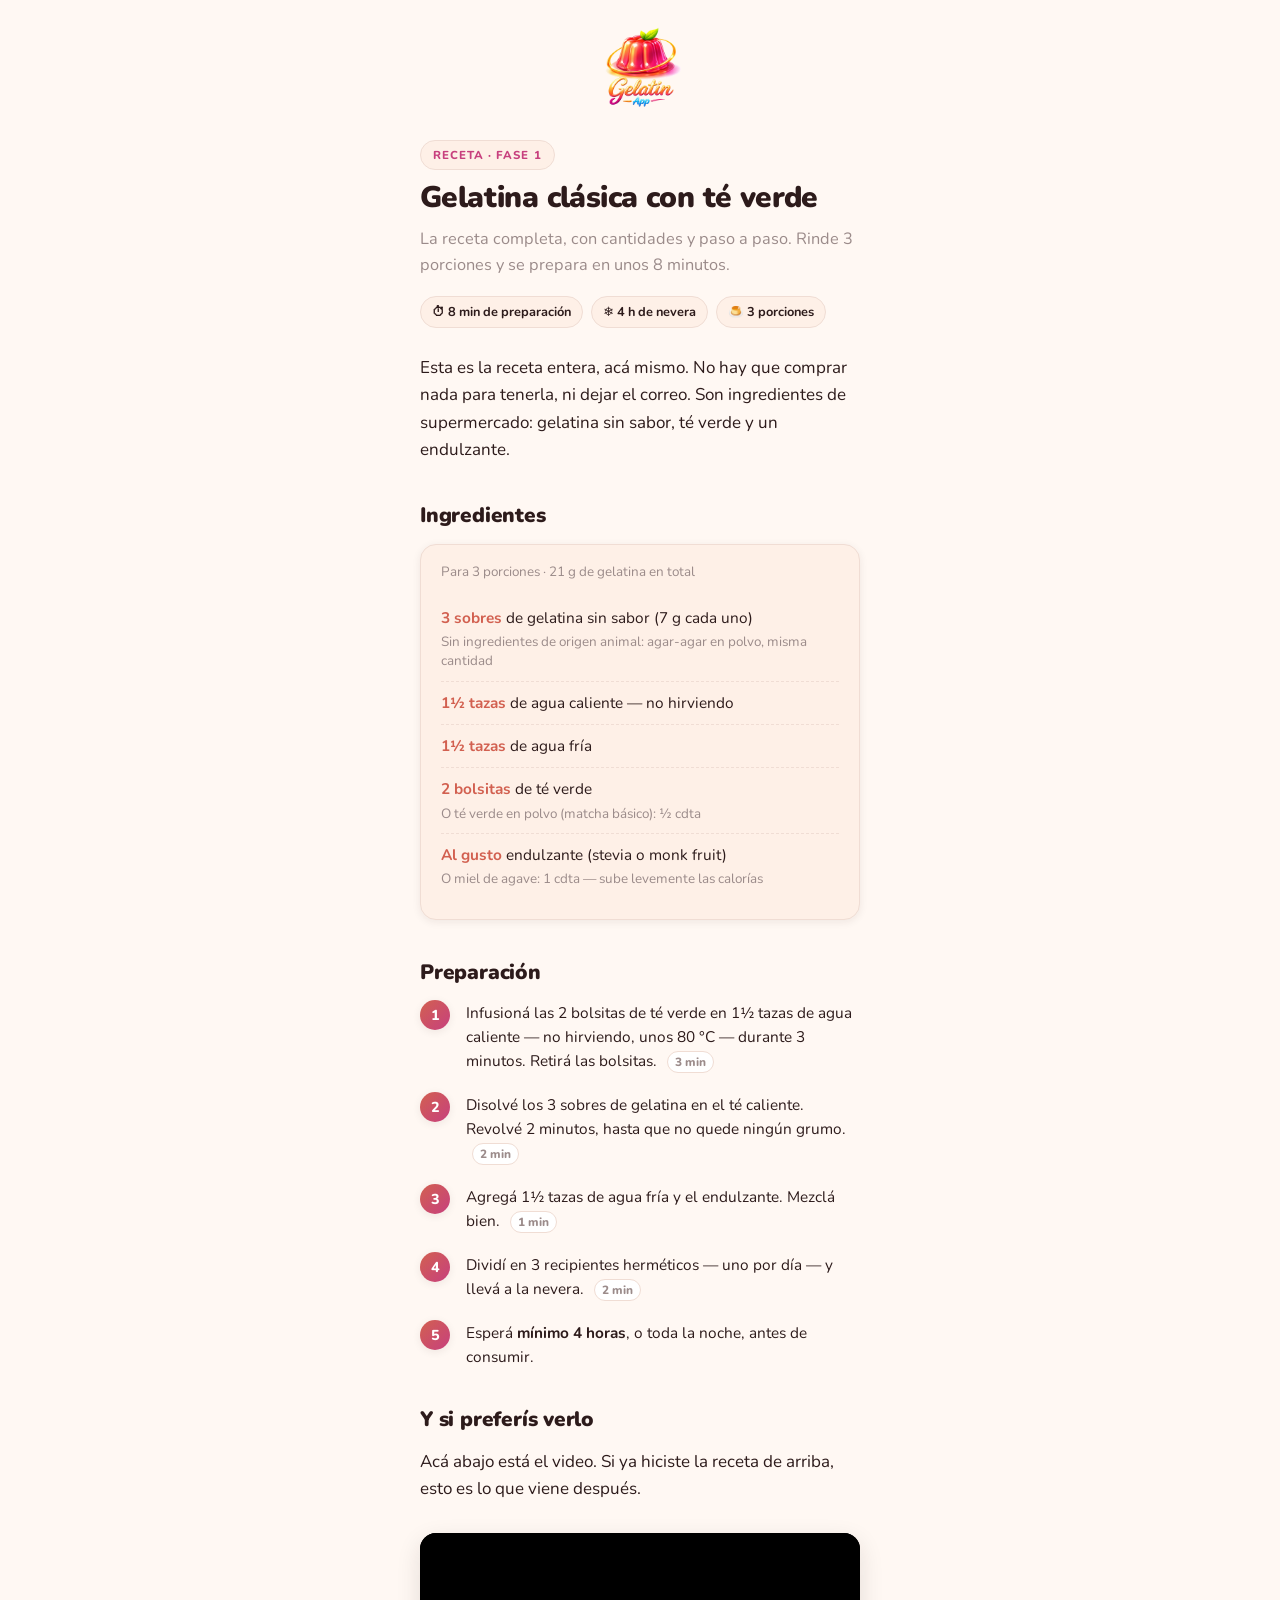
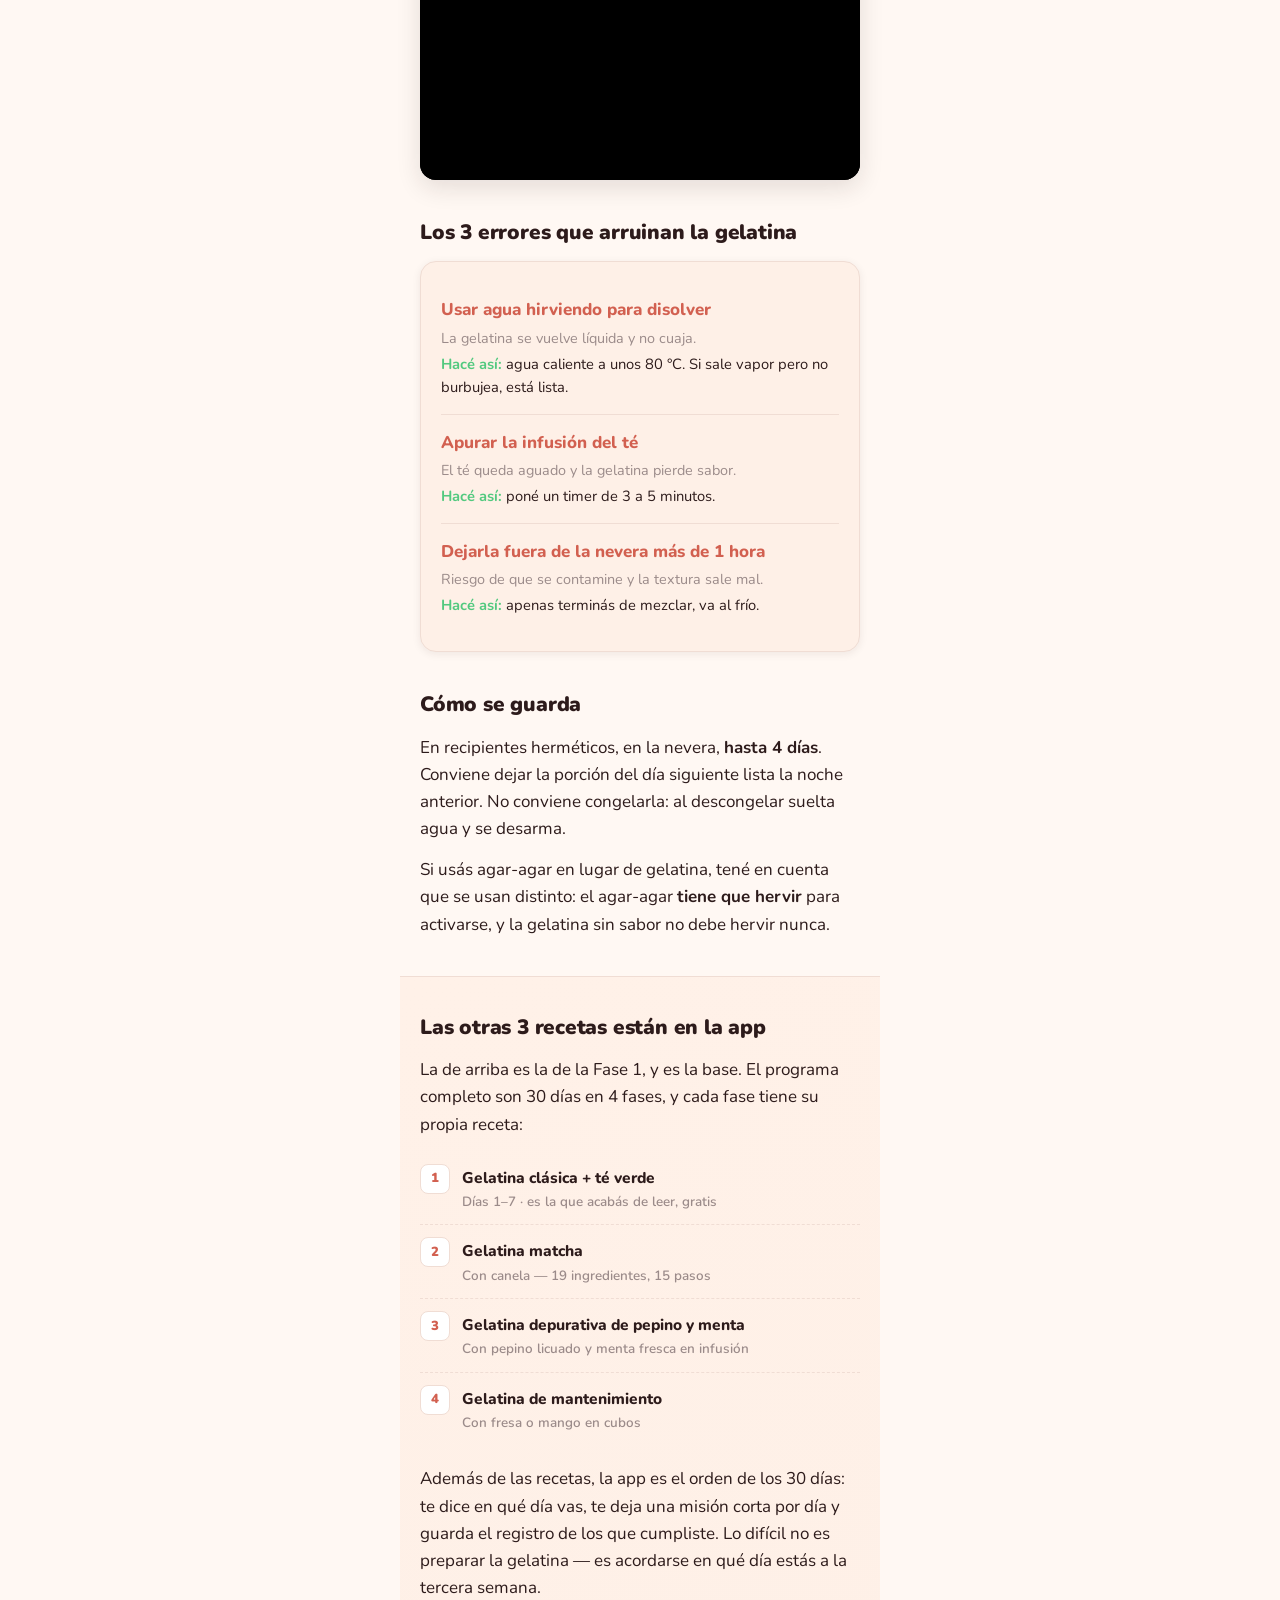
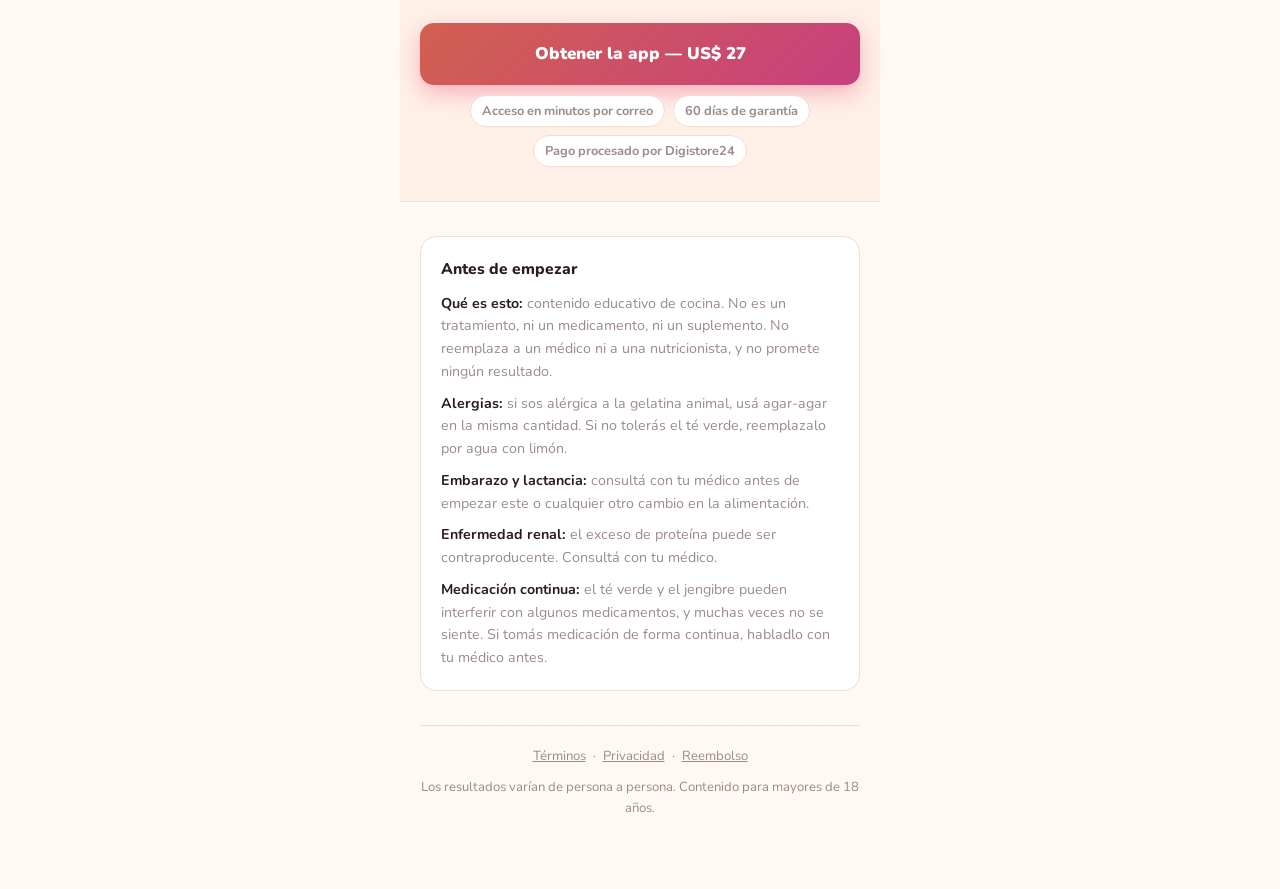
<file: app/index.html>
<!doctype html>
<html lang="es">
<head>
<meta charset="utf-8">
<meta name="viewport" content="width=device-width,initial-scale=1">
<title>Gelatina clásica con té verde — la receta completa, paso a paso</title>
<meta name="description" content="La receta de la gelatina con té verde: ingredientes, cantidades, preparación paso a paso y los errores que hacen que no cuaje. Completa y gratis.">
<link rel="icon" href="/app/img/logo-icon.webp" type="image/webp">
<meta property="og:type" content="article">
<meta property="og:title" content="Gelatina clásica con té verde — la receta completa, paso a paso">
<meta property="og:description" content="Ingredientes, cantidades y preparación paso a paso. Completa y gratis.">
<meta property="og:image" content="https://tusalud24h.site/app/og.jpg">
<link rel="preconnect" href="https://fonts.googleapis.com">
<link rel="preconnect" href="https://fonts.gstatic.com" crossorigin>
<link href="https://fonts.googleapis.com/css2?family=Nunito:wght@400;600;700;800;900&display=swap" rel="stylesheet">
<style>
:root{
  --cream:#FFF8F3; --card:#FEF0E7; --coral:#D26050; --amber:#F5A623; --rose:#C7407E;
  --green:#52C97F; --text:#2D1B1B; --muted:#9B8B8A; --border:#F0DDD4;
  --sh-sm:0 2px 8px rgba(45,27,27,.08); --sh-md:0 8px 24px rgba(45,27,27,.12);
  --sh-btn:0 8px 22px rgba(232,64,112,.36);
  --grad-cta:linear-gradient(135deg,#D26050 0%,#C7407E 100%);
  --grad-soft:linear-gradient(160deg,#FFF1E8 0%,#FEF0E7 100%);
}
*{box-sizing:border-box}
body{margin:0;background:var(--cream);color:var(--text);
     font-family:Nunito,system-ui,-apple-system,Segoe UI,Roboto,sans-serif;
     font-size:17px;line-height:1.6;-webkit-font-smoothing:antialiased}
.wrap{max-width:480px;margin:0 auto;padding:0 20px 56px;position:relative}
img{max-width:100%;height:auto;display:block}
a{color:var(--coral)}

/* topo */
.top{padding:22px 0 8px;text-align:center}
.logo{width:92px;height:92px;margin:0 auto}
.kicker{display:inline-block;margin:18px 0 10px;padding:5px 12px;border-radius:999px;
        background:var(--card);border:1px solid var(--border);
        font-size:.72rem;font-weight:800;letter-spacing:.09em;text-transform:uppercase;color:var(--rose)}
h1{margin:0 0 10px;font-size:1.86rem;line-height:1.18;font-weight:900;letter-spacing:-.02em}
.sub{margin:0 0 18px;color:var(--muted);font-size:1.02rem}
.meta{display:flex;flex-wrap:wrap;gap:8px;margin:0 0 26px;padding:0;list-style:none}
.meta li{background:var(--card);border:1px solid var(--border);border-radius:999px;
         padding:5px 11px;font-size:.8rem;font-weight:700}

h2{margin:36px 0 12px;font-size:1.3rem;font-weight:900;letter-spacing:-.01em}
h3{margin:0 0 10px;font-size:1.05rem;font-weight:800}
p{margin:0 0 14px}

.card{background:var(--card);border:1px solid var(--border);border-radius:16px;
      padding:20px;box-shadow:var(--sh-sm);margin:0 0 18px}
.yield{margin:-4px 0 14px;font-size:.84rem;color:var(--muted)}

.ing{list-style:none;margin:0;padding:0}
.ing li{padding:10px 0;border-bottom:1px dashed var(--border);font-size:.96rem;line-height:1.45}
.ing li:last-child{border-bottom:0}
.ing b{color:var(--coral)}
.ing .alt{display:block;margin-top:3px;font-size:.84rem;color:var(--muted)}

.prep{counter-reset:p;list-style:none;margin:0;padding:0}
.prep li{counter-increment:p;position:relative;padding:0 0 20px 46px;font-size:.96rem;line-height:1.55}
.prep li::before{content:counter(p);position:absolute;left:0;top:-1px;width:30px;height:30px;border-radius:50%;
  background:var(--grad-cta);color:#fff;font-weight:800;font-size:.9rem;display:grid;place-items:center;
  box-shadow:var(--sh-sm)}
.prep li:last-child{padding-bottom:0}
.min{display:inline-block;margin-left:6px;padding:1px 7px;border-radius:999px;background:#fff;
     border:1px solid var(--border);font-size:.74rem;font-weight:800;color:var(--muted);white-space:nowrap}

.err{list-style:none;margin:0;padding:0}
.err li{padding:14px 0;border-bottom:1px solid var(--border)}
.err li:last-child{border-bottom:0}
.err .e{font-weight:800;color:var(--coral)}
.err .c{display:block;margin:3px 0;font-size:.9rem;color:var(--muted)}
.err .f{display:block;font-size:.92rem}
.err .f b{color:var(--green)}

.video{margin:30px 0 14px;border-radius:16px;overflow:hidden;box-shadow:var(--sh-md);background:#000}
.video-cap{margin:0 0 30px;font-size:.84rem;color:var(--muted);text-align:center}
.video-intro{margin:34px 0 12px}

.app{margin:38px -20px 0;padding:34px 20px;background:var(--grad-soft);
     border-top:1px solid var(--border);border-bottom:1px solid var(--border)}
.app h2{margin-top:0}
.recs{list-style:none;margin:0 0 20px;padding:0}
.recs li{display:flex;gap:12px;align-items:flex-start;padding:12px 0;border-bottom:1px dashed var(--border)}
.recs li:last-child{border-bottom:0}
.recs .n{flex:0 0 30px;height:30px;border-radius:8px;background:#fff;border:1px solid var(--border);
         display:grid;place-items:center;font-weight:900;font-size:.82rem;color:var(--coral)}
.recs .t{font-weight:800;font-size:.97rem}
.recs .d{display:block;font-size:.84rem;color:var(--muted);font-weight:600}
.cta{display:block;margin:22px 0 10px;padding:17px 20px;border-radius:14px;background:var(--grad-cta);
     color:#fff;text-align:center;font-weight:900;font-size:1.06rem;text-decoration:none;box-shadow:var(--sh-btn)}
.trust{display:flex;flex-wrap:wrap;gap:8px;justify-content:center;margin:0;padding:0;list-style:none}
.trust li{font-size:.8rem;font-weight:700;color:var(--muted);background:#fff;border:1px solid var(--border);
          border-radius:999px;padding:5px 11px}

.avisos{margin-top:34px;padding:20px;border:1px solid var(--border);border-radius:16px;background:#fff}
.avisos h3{font-size:.98rem}
.avisos p{font-size:.89rem;color:var(--muted);margin-bottom:9px}
.avisos p:last-child{margin-bottom:0}
.avisos b{color:var(--text)}

footer{margin-top:34px;padding-top:20px;border-top:1px solid var(--border);
       font-size:.82rem;color:var(--muted);text-align:center}
footer a{color:var(--muted);margin:0 7px;text-decoration:underline}
</style>
</head>
<body>
<div class="wrap">

  <div class="top"><img src="/app/img/logo.webp" alt="Gelatin App" width="92" height="92" class="logo"></div>

  <span class="kicker">Receta · Fase 1</span>
  <h1>Gelatina clásica con té verde</h1>
  <p class="sub">La receta completa, con cantidades y paso a paso. Rinde 3 porciones y se prepara en
     unos 8 minutos.</p>

  <ul class="meta">
    <li>⏱ 8 min de preparación</li>
    <li>❄ 4 h de nevera</li>
    <li>🍮 3 porciones</li>
  </ul>

  <p>Esta es la receta entera, acá mismo. No hay que comprar nada para tenerla, ni dejar el correo.
     Son ingredientes de supermercado: gelatina sin sabor, té verde y un endulzante.</p>

  <h2>Ingredientes</h2>
  <div class="card">
    <p class="yield">Para 3 porciones · 21 g de gelatina en total</p>
    <ul class="ing">
      <li><b>3 sobres</b> de gelatina sin sabor (7 g cada uno)
          <span class="alt">Sin ingredientes de origen animal: agar-agar en polvo, misma cantidad</span></li>
      <li><b>1½ tazas</b> de agua caliente — no hirviendo</li>
      <li><b>1½ tazas</b> de agua fría</li>
      <li><b>2 bolsitas</b> de té verde
          <span class="alt">O té verde en polvo (matcha básico): ½ cdta</span></li>
      <li><b>Al gusto</b> endulzante (stevia o monk fruit)
          <span class="alt">O miel de agave: 1 cdta — sube levemente las calorías</span></li>
    </ul>
  </div>

  <h2>Preparación</h2>
  <ol class="prep">
    <li>Infusioná las 2 bolsitas de té verde en 1½ tazas de agua caliente — no hirviendo, unos 80 °C —
        durante 3 minutos. Retirá las bolsitas. <span class="min">3 min</span></li>
    <li>Disolvé los 3 sobres de gelatina en el té caliente. Revolvé 2 minutos, hasta que no quede
        ningún grumo. <span class="min">2 min</span></li>
    <li>Agregá 1½ tazas de agua fría y el endulzante. Mezclá bien. <span class="min">1 min</span></li>
    <li>Dividí en 3 recipientes herméticos — uno por día — y llevá a la nevera. <span class="min">2 min</span></li>
    <li>Esperá <b>mínimo 4 horas</b>, o toda la noche, antes de consumir.</li>
  </ol>

  <h2 class="video-intro">Y si preferís verlo</h2>
  <p>Acá abajo está el video. Si ya hiciste la receta de arriba, esto es lo que viene después.</p>

  <div class="video" id="video">
    <vturb-smartplayer id="vid-6a30b3bc6b6c39cec4fdcfdd" style="display:block;margin:0 auto;width:100%;"><div class="vturb-player-placeholder" style="position:relative;width:100%;padding:56.25% 0 0;z-index:0;background-color:#000;"></div></vturb-smartplayer>
    <script type="text/javascript">
      var s = document.createElement("script");
      s.src = "https://scripts.converteai.net/65eee9f4-ec2d-46b0-a2b3-9b1ecf0653c2/players/6a30b3bc6b6c39cec4fdcfdd/v4/player.js";
      s.async = !0;
      document.head.appendChild(s);
    </script>
  </div>

  <h2>Los 3 errores que arruinan la gelatina</h2>
  <div class="card">
    <ul class="err">
      <li>
        <span class="e">Usar agua hirviendo para disolver</span>
        <span class="c">La gelatina se vuelve líquida y no cuaja.</span>
        <span class="f"><b>Hacé así:</b> agua caliente a unos 80 °C. Si sale vapor pero no burbujea, está lista.</span>
      </li>
      <li>
        <span class="e">Apurar la infusión del té</span>
        <span class="c">El té queda aguado y la gelatina pierde sabor.</span>
        <span class="f"><b>Hacé así:</b> poné un timer de 3 a 5 minutos.</span>
      </li>
      <li>
        <span class="e">Dejarla fuera de la nevera más de 1 hora</span>
        <span class="c">Riesgo de que se contamine y la textura sale mal.</span>
        <span class="f"><b>Hacé así:</b> apenas terminás de mezclar, va al frío.</span>
      </li>
    </ul>
  </div>

  <h2>Cómo se guarda</h2>
  <p>En recipientes herméticos, en la nevera, <b>hasta 4 días</b>. Conviene dejar la porción del día
     siguiente lista la noche anterior. No conviene congelarla: al descongelar suelta agua y se desarma.</p>
  <p>Si usás agar-agar en lugar de gelatina, tené en cuenta que se usan distinto: el agar-agar
     <b>tiene que hervir</b> para activarse, y la gelatina sin sabor no debe hervir nunca.</p>

  <!-- ===== la app, al final, como ampliación de lo que ya se entregó ===== -->
  <div class="app">
    <h2>Las otras 3 recetas están en la app</h2>
    <p>La de arriba es la de la Fase 1, y es la base. El programa completo son 30 días en 4 fases,
       y cada fase tiene su propia receta:</p>

    <ul class="recs">
      <li><span class="n">1</span><span><span class="t">Gelatina clásica + té verde</span>
          <span class="d">Días 1–7 · es la que acabás de leer, gratis</span></span></li>
      <li><span class="n">2</span><span><span class="t">Gelatina matcha</span>
          <span class="d">Con canela — 19 ingredientes, 15 pasos</span></span></li>
      <li><span class="n">3</span><span><span class="t">Gelatina depurativa de pepino y menta</span>
          <span class="d">Con pepino licuado y menta fresca en infusión</span></span></li>
      <li><span class="n">4</span><span><span class="t">Gelatina de mantenimiento</span>
          <span class="d">Con fresa o mango en cubos</span></span></li>
    </ul>

    <p>Además de las recetas, la app es el orden de los 30 días: te dice en qué día vas, te deja una
       misión corta por día y guarda el registro de los que cumpliste. Lo difícil no es preparar la
       gelatina — es acordarse en qué día estás a la tercera semana.</p>

    <a class="cta" href="https://www.checkout-ds24.com/product/705969">Obtener la app — US$ 27</a>
    <ul class="trust">
      <li>Acceso en minutos por correo</li>
      <li>60 días de garantía</li>
      <li>Pago procesado por Digistore24</li>
    </ul>
  </div>

  <div class="avisos">
    <h3>Antes de empezar</h3>
    <p><b>Qué es esto:</b> contenido educativo de cocina. No es un tratamiento, ni un medicamento, ni un
       suplemento. No reemplaza a un médico ni a una nutricionista, y no promete ningún resultado.</p>
    <p><b>Alergias:</b> si sos alérgica a la gelatina animal, usá agar-agar en la misma cantidad.
       Si no tolerás el té verde, reemplazalo por agua con limón.</p>
    <p><b>Embarazo y lactancia:</b> consultá con tu médico antes de empezar este o cualquier otro
       cambio en la alimentación.</p>
    <p><b>Enfermedad renal:</b> el exceso de proteína puede ser contraproducente. Consultá con tu médico.</p>
    <p><b>Medicación continua:</b> el té verde y el jengibre pueden interferir con algunos
       medicamentos, y muchas veces no se siente. Si tomás medicación de forma continua,
       habladlo con tu médico antes.</p>
  </div>

  <footer>
    <a href="/app/terminos/">Términos</a>·<a href="/app/privacidad/">Privacidad</a>·<a href="/app/reembolso/">Reembolso</a>
    <p style="margin-top:10px">Los resultados varían de persona a persona. Contenido para mayores de 18 años.</p>
  </footer>

</div>
</body>
</html>
</file>
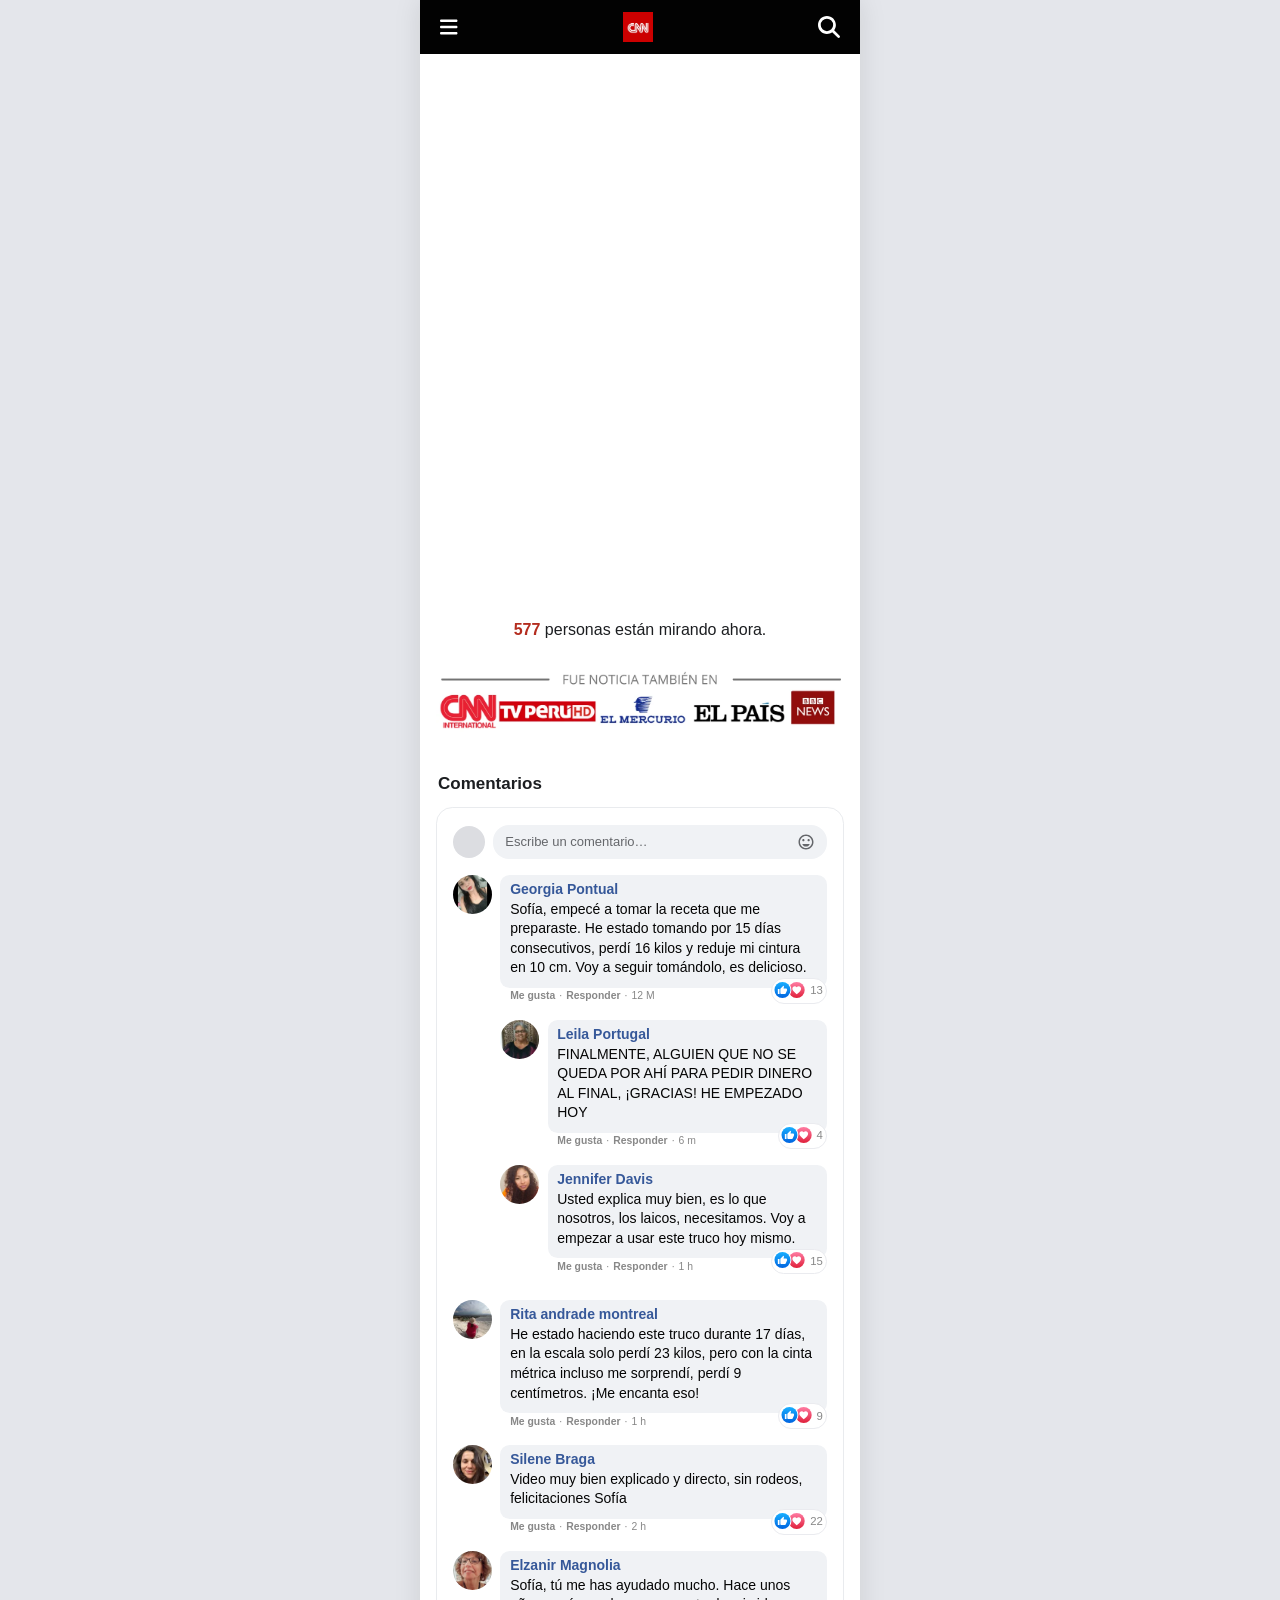
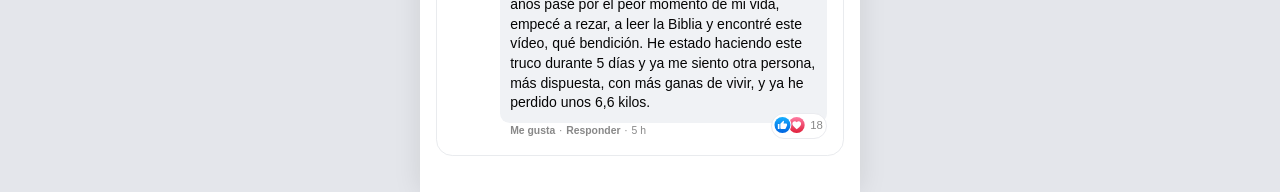
<file: cnn-vsl/index.html>
<!doctype html>
<html lang="es" dir="ltr">
<head>
<meta charset="utf-8">
<meta name="viewport" content="width=device-width, initial-scale=1, shrink-to-fit=no">
<meta name="robots" content="noindex, nofollow">

<!-- Google Tag Manager -->
<script>(function(w,d,s,l,i){w[l]=w[l]||[];w[l].push({'gtm.start':
new Date().getTime(),event:'gtm.js'});var f=d.getElementsByTagName(s)[0],
j=d.createElement(s),dl=l!='dataLayer'?'&l='+l:'';j.async=true;j.src=
'https://www.googletagmanager.com/gtm.js?id='+i+dl;f.parentNode.insertBefore(j,f);
})(window,document,'script','dataLayer','GTM-TNLBBT5G');</script>
<!-- End Google Tag Manager -->

<!-- Otimizar Velocidade de Carregamento VTurb -->
<script>!function(i,n){i._plt=i._plt||(n&&n.timeOrigin?n.timeOrigin+n.now():Date.now())}(window,performance);</script>
<link rel="preload" href="https://scripts.converteai.net/65eee9f4-ec2d-46b0-a2b3-9b1ecf0653c2/ab-test/6a3757ab9190883898e46e3b/player.js" as="script">
<link rel="preload" href="https://scripts.converteai.net/lib/js/smartplayer-wc/v4/smartplayer.js" as="script">
<link rel="dns-prefetch" href="https://cdn.converteai.net">
<link rel="dns-prefetch" href="https://scripts.converteai.net">
<link rel="dns-prefetch" href="https://images.converteai.net">
<link rel="dns-prefetch" href="https://m3u8.vturb.net">
<link rel="dns-prefetch" href="https://license.vturb.com">
<!-- End Otimizar Velocidade de Carregamento VTurb -->

<title>GApp VSL BM06 CA01</title>
<meta name="description" content="-">
<meta property="og:type" content="website">

<style>
  :root{ --news-bg:#020202; --red:#b42d1f; --fb-blue:#385898; --fb-link:#4267b2; --fb-time:#90949c; --ink:#1c1e21; --gray:#efefef; }
  *{margin:0;padding:0;box-sizing:border-box}
  body{font-family:-apple-system,BlinkMacSystemFont,"Segoe UI",Roboto,Helvetica,Arial,sans-serif;color:var(--ink);line-height:1.4;background:#e4e6eb;-webkit-font-smoothing:antialiased;overflow-x:hidden}
  img{max-width:100%;height:auto;display:block}
  /* DEVICE: coluna mobile fixa — PC/tablet renderiza IGUAL ao celular */
  .device{max-width:440px;margin:0 auto;background:#fff;min-height:100vh;box-shadow:0 0 26px rgba(0,0,0,.10);overflow:hidden}
  .wrap{max-width:100%;margin:0 auto;padding:0 16px}

  /* ── [HEADER] barra de notícias ── */
  .news-bar{background:var(--news-bg);color:#fff;display:flex;align-items:center;gap:12px;padding:12px 16px}
  .news-bar .nav-icon{background:none;border:none;color:#fff;cursor:pointer;display:inline-flex;align-items:center;padding:4px}
  .news-bar .nav-icon svg{height:22px;width:auto;fill:currentColor}
  .news-bar .menu svg{height:20px}
  .news-bar .logo{flex:1;display:flex;justify-content:center;font-weight:800;font-size:22px;letter-spacing:-.5px}
  .news-bar .logo .ph{border:1px dashed #555;color:#777;font-weight:500;font-size:12px;padding:8px 22px;border-radius:4px}
  .news-bar .logo img{height:30px;width:auto;display:block}
  /* header sempre em modo mobile: hambúrguer visível + logo centralizado (sem override de desktop) */

  /* ── [HEADLINE] copy principal ── */
  .headline{font-size:21px;font-weight:800;line-height:1.25;margin:18px 0 8px;letter-spacing:-.3px;color:#111}
  .headline .red,.disclaimer .red{color:var(--red)}
  .disclaimer{font-size:11px;color:#555;margin-bottom:2px}

  /* ── [VIDEO] + [CTA OVERLAY] ── */
  .vsl{padding:16px 0 6px}
  .player{position:relative;width:100%;max-width:400px;margin:0 auto;aspect-ratio:16/9;background:#000;border-radius:8px;overflow:hidden}
  .player .ph-note{position:absolute;bottom:10px;left:0;right:0;text-align:center;color:#555;font-size:11px}
  .cta-overlay{position:absolute;left:0;right:0;top:50%;transform:translateY(-50%);background:#e10600;padding:14px 14px;text-align:center;color:#fff;z-index:2}
  .cta-overlay .warn{width:46px;height:42px;display:block;margin:0 auto 7px}
  .cta-warn{font-size:12.5px;font-weight:600;font-style:italic;line-height:1.3;margin-bottom:11px;text-transform:uppercase}
  .cta-line{display:flex;align-items:center;justify-content:center;gap:8px}
  .cta-line .arrow{width:30px;height:30px;fill:none;stroke:#fff;stroke-width:3;stroke-linecap:round;stroke-linejoin:round;flex-shrink:0}
  .cta-btn{display:inline-block;background:#ffd400;color:#111;font-weight:700;font-size:12.5px;padding:10px 15px;border-radius:24px;text-decoration:none;text-transform:uppercase;letter-spacing:.2px;line-height:1.15}

  /* ── [VIEWERS] ── */
  .viewers{text-align:center;font-size:16px;margin-top:16px}
  .viewers b{color:var(--red);font-weight:700}

  /* ── [LOGOS] "Fue noticia también en" ── */
  .media-row{margin:26px auto 0;max-width:420px}
  .media-cap{display:flex;align-items:center;gap:12px;color:#999;font-size:11px;letter-spacing:1.5px;text-transform:uppercase;margin-bottom:14px}
  .media-cap span{flex:1;height:1px;background:#ddd}
  .media-logos .ph{aspect-ratio:1080/185;background:#f4f6f8;border:1px dashed #ccc;border-radius:6px;display:grid;place-items:center;color:#999;font-size:12px;text-align:center;padding:8px}

  /* ── [COMENTARIOS] estilo Facebook NOVO (CSS oficial da referência, adaptado) ── */
  .comments{background:#fff;padding:8px 0 36px;margin-top:20px}
  #fb-comments{font-family:"Segoe UI Historic","Segoe UI",Helvetica,Arial,sans-serif;font-size:13px;width:100%;margin:auto}
  #fb-comments .comments-container{display:flex;flex-direction:column;gap:1.25em;border:.0625em solid #e9ebee;border-radius:1.25em;padding:1.25em}
  .comments-title{font-size:17px;font-weight:700;color:#1c1e21;margin:0 0 12px;padding:0 2px}
  .cmt-write{display:flex;align-items:center;gap:8px}
  .cmt-write .cw-av{width:32px;height:32px;border-radius:50%;background:#dcdde1;flex-shrink:0}
  .cmt-write .cw-box{flex:1;display:flex;align-items:center;justify-content:space-between;gap:8px;background:#f0f2f5;border-radius:16px;padding:8px 12px;color:#65676b;font-size:13px}
  .cmt-write .cw-box svg{width:18px;height:18px;fill:#65676b;flex-shrink:0}
  #fb-comments .comment{display:flex;align-items:flex-start;justify-content:flex-start;position:relative;width:100%;max-width:100%;gap:.625em}
  #fb-comments .comment.answer{margin-left:3.625em;max-width:calc(100% - 3.625em);margin-bottom:.75em}
  #fb-comments .comment.answer + .answer{margin-top:-.75em}
  #fb-comments .comment .user-avatar{max-width:3em;max-height:3em;border-radius:1.5625em;object-fit:cover}
  #fb-comments .comment .comment-data{width:100%}
  #fb-comments .comment .comment-data .user{font-weight:400;color:#050505;border-radius:.75em;background-color:#f0f2f5;padding:.375em .75em .75em}
  #fb-comments .comment .comment-data .user .name{margin:0;color:#365899;text-decoration:none;font-weight:700;font-size:14px;cursor:pointer;max-width:max-content}
  #fb-comments .comment .comment-data .user .text{margin:0;font-weight:400;font-size:14px;color:#050505;width:fit-content;text-align:left}
  #fb-comments .comment .comment-data .user .text span{color:#365899;font-weight:600}
  #fb-comments .comment .comment-data .buttons{margin:.125em 0 0 .75em;display:flex;align-items:center;justify-content:flex-start;gap:.3125em}
  #fb-comments .comment .comment-data .buttons time,
  #fb-comments .comment .comment-data .buttons like,
  #fb-comments .comment .comment-data .buttons answer,
  #fb-comments .comment .comment-data .buttons span{font-size:.8em;color:#888;user-select:none}
  #fb-comments .comment .comment-data .buttons like,
  #fb-comments .comment .comment-data .buttons answer{font-weight:600;cursor:pointer}
  #fb-comments .comment .comment-data .buttons like[liked]{color:#365899}
  #fb-comments .comment .comment-data .buttons answer{cursor:default;position:relative}
  #fb-comments .comment .comment-data .buttons answer:hover::after{content:"No puedes comentar en esta publicación";position:absolute;left:50%;top:-.625em;width:11.25em;background-color:#f0f2f5;color:#4c4c4c;transform:translate(-50%,-100%);z-index:10;border-radius:.25em;padding:.375em;text-align:center;font-weight:400;box-shadow:.125em .125em .5em .125em rgba(0,0,0,.18)}
  #fb-comments .comment .comment-data .buttons answer:hover::before{content:"";position:absolute;left:50%;top:-.625em;width:0;height:0;border-left:.5em solid transparent;border-right:.5em solid transparent;border-top:.5em solid #f0f2f5;z-index:11;transform:translateX(-50%);filter:drop-shadow(0 .1875em .125em rgba(0,0,0,.1))}
  #fb-comments .comment likes{position:absolute;bottom:0;right:0;background-color:#fff;border:.125em solid #eaebef;display:flex;align-items:center;font-size:.875em;line-height:1;color:#888;border-radius:6.25em;padding:.0625em .25em .0625em 0}
  #fb-comments .comment likes::before{content:url("data:image/svg+xml,%3Csvg%20xmlns%3D%27http%3A//www.w3.org/2000/svg%27%20width%3D%2738%27%20height%3D%2720%27%20viewBox%3D%270%200%2040%2020%27%3E%3Cdefs%3E%3ClinearGradient%20id%3D%27gb%27%20x1%3D%270%27%20y1%3D%270%27%20x2%3D%270%27%20y2%3D%271%27%3E%3Cstop%20offset%3D%270%27%20stop-color%3D%27%2318AFFF%27/%3E%3Cstop%20offset%3D%271%27%20stop-color%3D%27%230064E0%27/%3E%3C/linearGradient%3E%3ClinearGradient%20id%3D%27gr%27%20x1%3D%270%27%20y1%3D%270%27%20x2%3D%270%27%20y2%3D%271%27%3E%3Cstop%20offset%3D%270%27%20stop-color%3D%27%23FF7CA3%27/%3E%3Cstop%20offset%3D%271%27%20stop-color%3D%27%23E0203B%27/%3E%3C/linearGradient%3E%3C/defs%3E%3Ccircle%20cx%3D%2726%27%20cy%3D%2710%27%20r%3D%279.4%27%20fill%3D%27%23fff%27/%3E%3Ccircle%20cx%3D%2726%27%20cy%3D%2710%27%20r%3D%278.4%27%20fill%3D%27url%28%23gr%29%27/%3E%3Cpath%20fill%3D%27%23fff%27%20transform%3D%27translate%2820.5%2C4.7%29%20scale%280.46%29%27%20d%3D%27M12%2021.35l-1.45-1.32C5.4%2015.36%202%2012.28%202%208.5%202%205.42%204.42%203%207.5%203c1.74%200%203.41.81%204.5%202.09C13.09%203.81%2014.76%203%2016.5%203%2019.58%203%2022%205.42%2022%208.5c0%203.78-3.4%206.86-8.55%2011.54L12%2021.35z%27/%3E%3Ccircle%20cx%3D%2711%27%20cy%3D%2710%27%20r%3D%279.4%27%20fill%3D%27%23fff%27/%3E%3Ccircle%20cx%3D%2711%27%20cy%3D%2710%27%20r%3D%278.4%27%20fill%3D%27url%28%23gb%29%27/%3E%3Cpath%20fill%3D%27%23fff%27%20transform%3D%27translate%285.7%2C5%29%20scale%280.44%29%27%20d%3D%27M1%2021h4V9H1v12zm22-11c0-1.1-.9-2-2-2h-6.31l.95-4.57.03-.32c0-.41-.17-.79-.44-1.06L14.17%201%207.59%207.59C7.22%207.95%207%208.45%207%209v10c0%201.1.9%202%202%202h9c.83%200%201.54-.5%201.84-1.22l3.02-7.05c.09-.23.14-.47.14-.73v-2z%27/%3E%3C/svg%3E");cursor:pointer}

</style>
</head>
<body>

<!-- Google Tag Manager (noscript) -->
<noscript><iframe src="https://www.googletagmanager.com/ns.html?id=GTM-TNLBBT5G"
height="0" width="0" style="display:none;visibility:hidden"></iframe></noscript>
<!-- End Google Tag Manager (noscript) -->
<!-- ╔═══ DISPOSITIVO: coluna mobile centralizada (PC/tablet = mesmo layout do celular) ═══╗ -->
<div class="device">

<!-- ═══════════ [HEADER] ═══════════ -->
<header class="news-bar">
  <button class="nav-icon menu" aria-label="Menu"><svg viewBox="0 0 448 512"><path d="M0 96C0 78.3 14.3 64 32 64h384c17.7 0 32 14.3 32 32s-14.3 32-32 32H32C14.3 128 0 113.7 0 96zM0 256c0-17.7 14.3-32 32-32h384c17.7 0 32 14.3 32 32s-14.3 32-32 32H32c-17.7 0-32-14.3-32-32zM448 416c0 17.7-14.3 32-32 32H32c-17.7 0-32-14.3-32-32s14.3-32 32-32h384c17.7 0 32 14.3 32 32z"/></svg></button>
  <!-- [LOGO] -->
  <div class="logo"><img src="img/logo-cnn.webp" alt="CNN" width="150" height="150"></div>
  <button class="nav-icon search" aria-label="Buscar"><svg viewBox="0 0 512 512"><path d="M416 208c0 45.9-14.9 88.3-40 122.7L502.6 457.4c12.5 12.5 12.5 32.8 0 45.3s-32.8 12.5-45.3 0L330.7 376c-34.4 25.2-76.8 40-122.7 40C93.1 416 0 322.9 0 208S93.1 0 208 0s208 93.1 208 208zM208 352a144 144 0 1 0 0-288 144 144 0 1 0 0 288z"/></svg></button>
</header>

<div class="wrap">


  <!-- ═══════════ [VIDEO] — cole o embed da VTurb aqui (substitua o placeholder) ═══════════ -->
  <div class="vsl">
    <!-- caixa do vídeo: proporção 3:4 (0.75) reservada p/ evitar layout shift (CLS) quando o player carrega -->
    <div style="width:100%;max-width:400px;margin:0 auto;aspect-ratio:3/4">
    <!-- VTurb player -->
    <vturb-smartplayer id="ab-6a3757ab9190883898e46e3b" style="display: block; margin: 0 auto; width: 100%; "></vturb-smartplayer> <script type="text/javascript"> var s=document.createElement("script"); s.src="https://scripts.converteai.net/65eee9f4-ec2d-46b0-a2b3-9b1ecf0653c2/ab-test/6a3757ab9190883898e46e3b/player.js", s.async=!0,document.head.appendChild(s); </script>
    </div>

    <!-- [VIEWERS] número automático (400–700) -->
    <p class="viewers"><b id="viewers">430</b> personas están mirando ahora.</p>

    <!-- [LOGOS] "Fue noticia también en" — a legenda já vem embutida na própria imagem -->
    <div class="media-row">
      <div class="media-logos"><img src="img/logo-emissoras.webp" alt="Fue noticia también en" width="1080" height="185"></div>
    </div>
  </div>
</div>

<section class="comments">
  <div class="wrap">
    <h3 class="comments-title">Comentarios</h3>
    <div id="fb-comments">
      <div class="comments-container">

      <!-- escrever comentário (decorativo) -->
      <div class="cmt-write">
        <div class="cw-av"></div>
        <div class="cw-box"><span>Escribe un comentario…</span><svg viewBox="0 0 24 24"><path d="M12 2C6.5 2 2 6.5 2 12s4.5 10 10 10 10-4.5 10-10S17.5 2 12 2zm0 18c-4.4 0-8-3.6-8-8s3.6-8 8-8 8 3.6 8 8-3.6 8-8 8zm-3.5-9c.8 0 1.5-.7 1.5-1.5S9.3 8 8.5 8 7 8.7 7 9.5 7.7 11 8.5 11zm7 0c.8 0 1.5-.7 1.5-1.5S16.3 8 15.5 8 14 8.7 14 9.5s.7 1.5 1.5 1.5zM12 18c2.3 0 4.3-1.5 5-3.5H7c.7 2 2.7 3.5 5 3.5z"/></svg></div>
      </div>

      <!-- Georgia Pontual -->
      <div class="comment">
        <img class="user-avatar" src="img/av-1-georgia.webp" alt="" width="48" height="48">
        <div class="comment-data">
          <div class="user user-background">
            <p class="name">Georgia Pontual</p>
            <p class="text">Sofía, empecé a tomar la receta que me preparaste. He estado tomando por 15 días consecutivos, perdí 16 kilos y reduje mi cintura en 10 cm. Voy a seguir tomándolo, es delicioso.</p>
          </div>
          <div class="buttons"><like>Me gusta</like><span>·</span><answer>Responder</answer><span>·</span><time>12 M</time></div>
        </div>
        <likes>13</likes>
      </div>

      <!-- resposta: Leila Portugal -->
      <div class="comment answer">
        <img class="user-avatar" src="img/av-2-leila.webp" alt="" width="48" height="48">
        <div class="comment-data">
          <div class="user user-background">
            <p class="name">Leila Portugal</p>
            <p class="text">FINALMENTE, ALGUIEN QUE NO SE QUEDA POR AHÍ PARA PEDIR DINERO AL FINAL, ¡GRACIAS! HE EMPEZADO HOY</p>
          </div>
          <div class="buttons"><like>Me gusta</like><span>·</span><answer>Responder</answer><span>·</span><time>6 m</time></div>
        </div>
        <likes>4</likes>
      </div>

      <!-- resposta: Jennifer Davis -->
      <div class="comment answer">
        <img class="user-avatar" src="img/av-3-jennifer.webp" alt="" width="48" height="48">
        <div class="comment-data">
          <div class="user user-background">
            <p class="name">Jennifer Davis</p>
            <p class="text">Usted explica muy bien, es lo que nosotros, los laicos, necesitamos. Voy a empezar a usar este truco hoy mismo.</p>
          </div>
          <div class="buttons"><like>Me gusta</like><span>·</span><answer>Responder</answer><span>·</span><time>1 h</time></div>
        </div>
        <likes>15</likes>
      </div>

      <!-- Rita andrade montreal -->
      <div class="comment">
        <img class="user-avatar" src="img/av-4-rita.webp" alt="" width="48" height="48">
        <div class="comment-data">
          <div class="user user-background">
            <p class="name">Rita andrade montreal</p>
            <p class="text">He estado haciendo este truco durante 17 días, en la escala solo perdí 23 kilos, pero con la cinta métrica incluso me sorprendí, perdí 9 centímetros. ¡Me encanta eso!</p>
          </div>
          <div class="buttons"><like>Me gusta</like><span>·</span><answer>Responder</answer><span>·</span><time>1 h</time></div>
        </div>
        <likes>9</likes>
      </div>

      <!-- Silene Braga -->
      <div class="comment">
        <img class="user-avatar" src="img/av-5-silene.webp" alt="" width="48" height="48">
        <div class="comment-data">
          <div class="user user-background">
            <p class="name">Silene Braga</p>
            <p class="text">Video muy bien explicado y directo, sin rodeos, felicitaciones Sofía</p>
          </div>
          <div class="buttons"><like>Me gusta</like><span>·</span><answer>Responder</answer><span>·</span><time>2 h</time></div>
        </div>
        <likes>22</likes>
      </div>

      <!-- Elzanir Magnolia -->
      <div class="comment">
        <img class="user-avatar" src="img/av-6-elzanir.webp" alt="" width="48" height="48">
        <div class="comment-data">
          <div class="user user-background">
            <p class="name">Elzanir Magnolia</p>
            <p class="text">Sofía, tú me has ayudado mucho. Hace unos años pasé por el peor momento de mi vida, empecé a rezar, a leer la Biblia y encontré este vídeo, qué bendición. He estado haciendo este truco durante 5 días y ya me siento otra persona, más dispuesta, con más ganas de vivir, y ya he perdido unos 6,6 kilos.</p>
          </div>
          <div class="buttons"><like>Me gusta</like><span>·</span><answer>Responder</answer><span>·</span><time>5 h</time></div>
        </div>
        <likes>18</likes>
      </div>

      </div>
    </div>
  </div>
</section>

</div><!-- ╚═══ /.device ═══╝ -->

<!-- ═══════════ [TRACKING] ═══════════ -->

<script>
  window.pixelId = "6a2dc2d082a16462e33bd463";
  var a = document.createElement("script");
  a.setAttribute("async", "");
  a.setAttribute("defer", "");
  a.setAttribute("src", "https://cdn.utmify.com.br/scripts/pixel/pixel.js");
  document.head.appendChild(a);
</script>
<script
  src="https://cdn.utmify.com.br/scripts/utms/latest.js"
  data-utmify-prevent-xcod-sck
  data-utmify-prevent-subids
  async
  defer
></script>
<script>
  // contador "personas mirando" — SÓ AUMENTA, do começo até o teto de 1600 (nunca perde views)
  (function(){
    var el=document.getElementById('viewers'); if(!el) return;
    var n=Math.floor(Math.random()*201)+450, MAX=1600;   // começa 450–650
    el.textContent=n;
    function tick(){
      n += 1+Math.floor(Math.random()*4);                // +1..4 (nunca diminui)
      if(n>=MAX){ el.textContent=MAX; return; }           // chegou em 1600 → para
      el.textContent=n;
      setTimeout(tick, 2000+Math.floor(Math.random()*2500)); // 2–4.5s
    }
    setTimeout(tick, 1500);
  })();

  // UTM forwarding (merge sem sobrescrever) — passa os params da URL pros links
  (function(){
    function fwd(root){
      var qs=window.location.search; if(!qs) return;
      var src=new URLSearchParams(qs);
      (root||document).querySelectorAll('a').forEach(function(a){
        var href=a.getAttribute('href')||'';
        if(!href||href[0]==='#'||/^(javascript:|mailto:|tel:)/i.test(href)) return;
        var url; try{ url=new URL(href,location.origin); }catch(e){ return; }
        src.forEach(function(v,k){ if(!url.searchParams.has(k)) url.searchParams.set(k,v); });
        var abs=/^[a-z][a-z0-9+.-]*:/i.test(href)||href.slice(0,2)==='//';
        a.setAttribute('href', abs ? url.toString() : url.pathname+url.search+url.hash);
      });
    }
    document.addEventListener('DOMContentLoaded',function(){
      fwd();
      new MutationObserver(function(ms){ms.forEach(function(m){m.addedNodes.forEach(function(n){
        if(n.nodeType===1){ n.tagName==='A' ? fwd(n.parentNode||document) : (n.querySelectorAll&&fwd(n)); }
      });});}).observe(document.body,{childList:true,subtree:true});
    });
  })();
</script>
<!-- curtir comentários: clique no "Me gusta" → fica azul + soma/subtrai no contador -->
<script>
(function(){
  document.querySelectorAll('#fb-comments like').forEach(function(el){
    el.addEventListener('click',function(){
      var was=el.hasAttribute('liked');
      el.toggleAttribute('liked');
      var c=el.closest('.comment'), b=c&&c.querySelector('likes');
      if(b){ var n=parseInt((b.textContent||'').replace(/\D/g,''),10)||0; b.textContent=was?Math.max(0,n-1):n+1; }
    });
  });
})();
</script>

<!-- ═══════════ [NOTIFY] avisa no celular quando clicam no botão de checkout (push via edge function "notify") ═══════════ -->
<!-- Observe-only: não cancela o clique, não toca no player, não cria global. Dispara só no botão do VTurb. -->
<script>
(function(){
  var NOTIFY = 'https://stsjaebelpztyuplhxvp.supabase.co/functions/v1/notify?e=checkout';
  var last = 0;
  document.addEventListener('click', function(e){
    try{
      if (e.target.closest && e.target.closest('.smartplayer-anchor-button, .callaction')) {
        var now = Date.now();
        if (now - last < 5000) return;   // debounce: 1 disparo a cada 5s (o botão do VTurb dispara vários cliques → matava em 3x)
        last = now;
        fetch(NOTIFY, { mode:'no-cors', keepalive:true, cache:'no-store' });
      }
    }catch(_){}
  }, { capture:true, passive:true });
})();
</script>
</body>
</html>
</file>
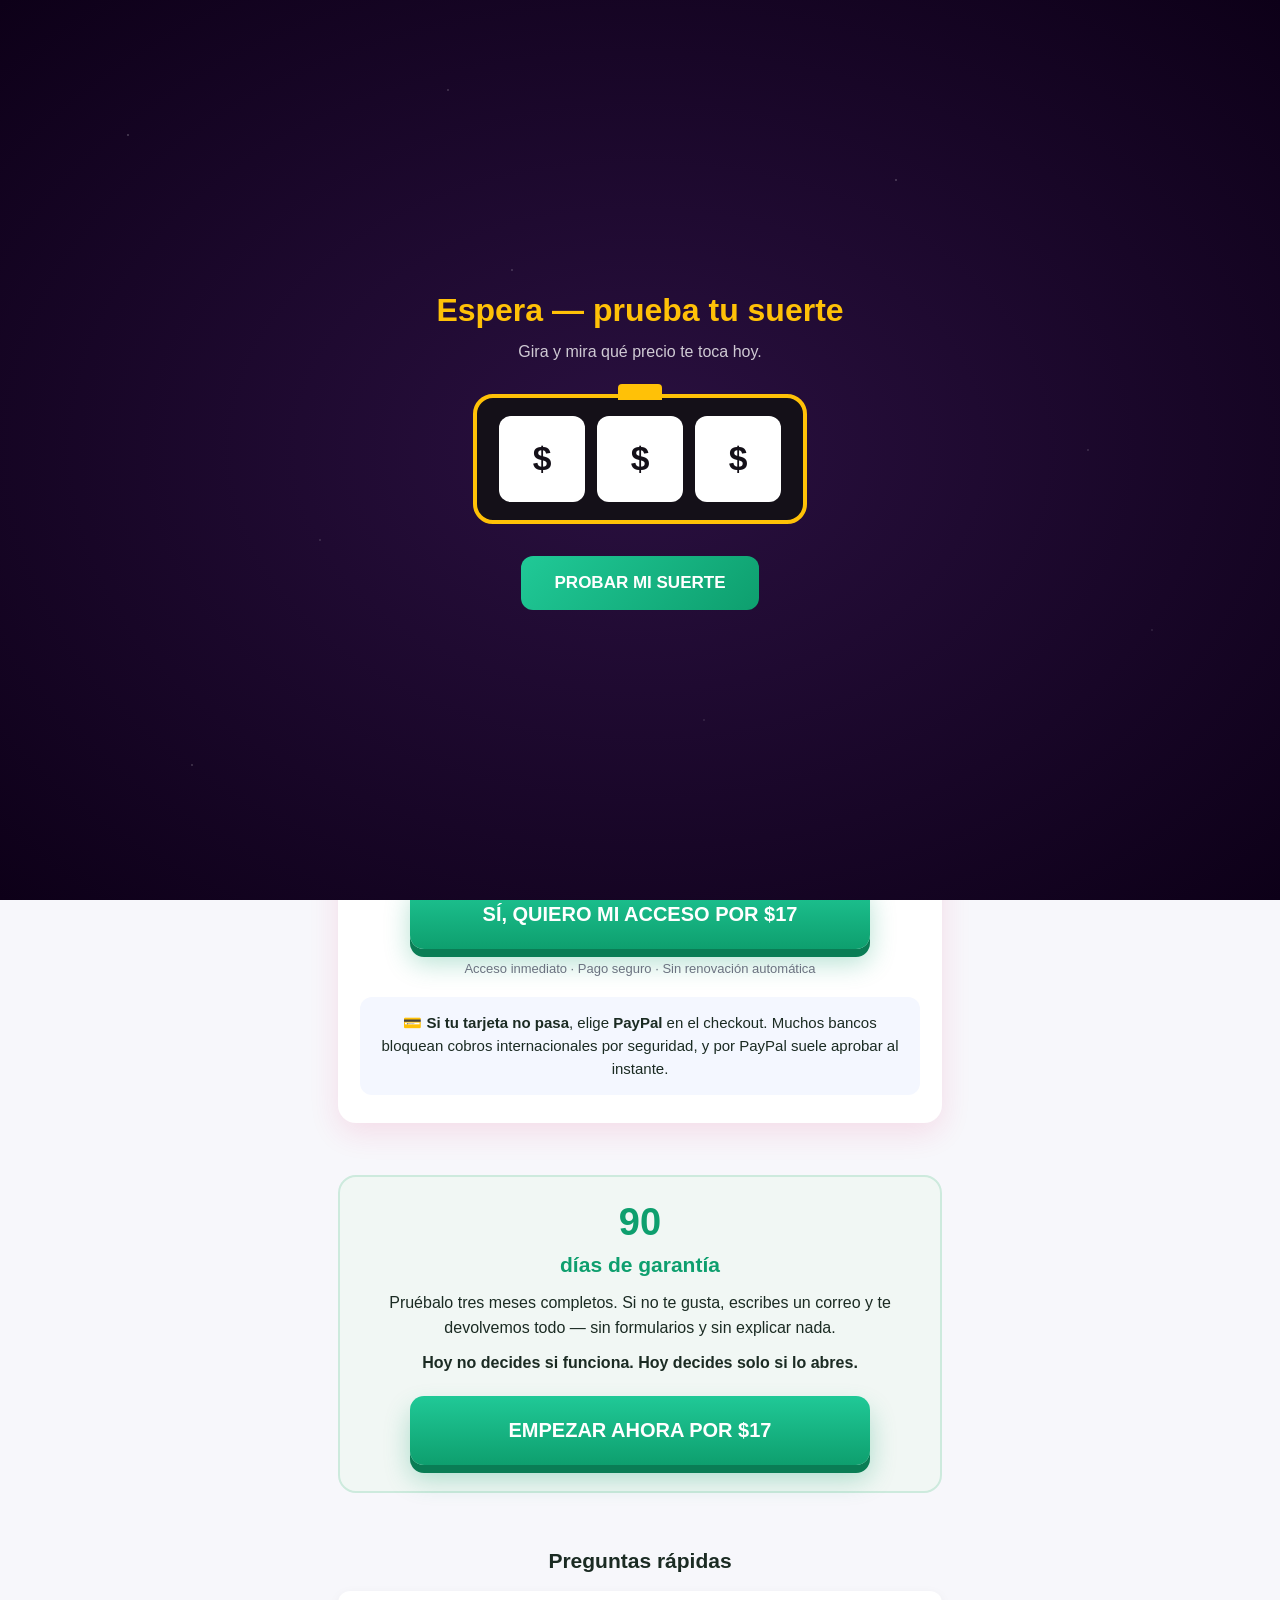
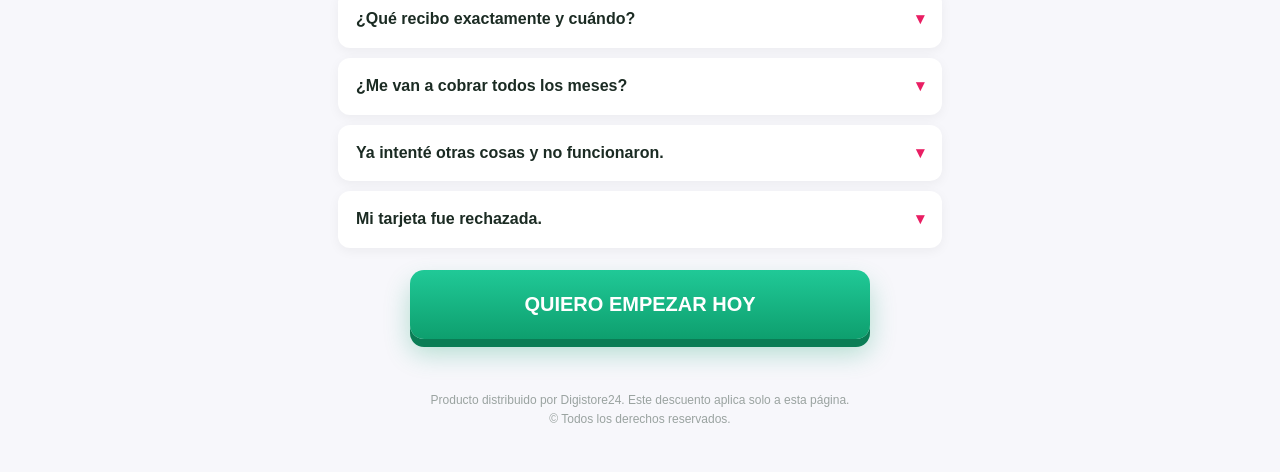
<file: oferta/index.html>
<!DOCTYPE html>
<html lang="es">
<head>
<meta charset="UTF-8">
<meta name="viewport" content="width=device-width, initial-scale=1.0">
<meta name="robots" content="noindex, nofollow">
<title>Espera — tu descuento sigue disponible</title>

<!-- ===========================================================================
     PAGINA DE OFERTA DO BACKREDIRECT — Gelatin / GLAP
     No ar em: https://susalud24h.site/oferta/

     Recebe quem SAI DO CHECKOUT da Digistore sem comprar. Esse publico ja viu a
     VSL, clicou em comprar e abriu o formulario — e hoje nao recebe nada se
     desistir antes de digitar o e-mail, porque o webhook de abandono da
     Digistore so dispara depois disso.

     O QUE FOI DELIBERADAMENTE *NAO* COPIADO DO SWIPE FRANCES:
      · nome de pessoa real em depoimento (la usam uma apresentadora de TV e um
        nutricionista conhecido) — na Franca isso e uso indevido de imagem, e
        aqui seria a Digistore derrubando o produto;
      · alegacao medica ("Harvard confirma", "7x mais que Mounjaro", "impossivel
        reganhar peso") — e o que reprova produto no gateway;
      · contador que RESETA sozinho ao chegar a zero (o do swipe faz isso).
        O daqui expira de verdade: quando zera, o desconto sai do botao.
     =========================================================================== -->

<style>
  :root{
    --rosa:#e91e63; --rosa-esc:#c2185b; --laranja:#ff6b35;
    --verde:#0e9f6e; --verde-claro:#f1f7f4;
    --texto:#1b2b23; --cinza:#6b7280;
    --sombra:0 10px 30px rgba(233,30,99,.12);
  }
  *{box-sizing:border-box;margin:0;padding:0}
  body{font-family:-apple-system,BlinkMacSystemFont,'Segoe UI',Roboto,Arial,sans-serif;
       background:#f7f7fb;color:var(--texto);line-height:1.55;overflow-x:hidden}
  .wrap{max-width:640px;margin:0 auto;padding:0 18px}
  img{max-width:100%;display:block}

  .barra{position:sticky;top:0;z-index:99;background:linear-gradient(90deg,var(--rosa-esc),var(--rosa));
         color:#fff;text-align:center;padding:11px 12px;font-weight:700;font-size:14px}
  .barra .relogio{display:inline-block;background:rgba(0,0,0,.22);padding:3px 10px;
                  border-radius:8px;margin-left:6px;font-variant-numeric:tabular-nums}

  .topo{background:linear-gradient(135deg,var(--rosa) 0%,var(--laranja) 100%);
        color:#fff;padding:38px 0 34px;text-align:center}
  .selo{display:inline-block;background:#fff;color:var(--rosa-esc);font-size:13px;font-weight:800;
        padding:7px 16px;border-radius:999px;margin-bottom:16px;letter-spacing:.4px}
  .topo h1{font-size:27px;font-weight:800;line-height:1.28}
  .topo p{margin-top:14px;font-size:17px;opacity:.96}

  .cartao{background:#fff;border-radius:18px;padding:26px 24px;margin-top:-26px;
          position:relative;z-index:2;box-shadow:var(--sombra)}
  section{padding:26px 0}
  h2{font-size:21px;font-weight:800;margin-bottom:14px}

  .lista{list-style:none;display:flex;flex-direction:column;gap:11px;margin-top:8px}
  .lista li{display:flex;gap:11px;align-items:flex-start;font-size:16px}
  .lista .v{flex-shrink:0;width:23px;height:23px;background:var(--verde);color:#fff;
            border-radius:50%;display:flex;align-items:center;justify-content:center;
            font-size:13px;font-weight:800}

  .preco{text-align:center;background:#fff;border-radius:18px;padding:28px 22px;
         box-shadow:var(--sombra)}
  .antes{font-size:17px;color:var(--cinza)}
  .antes s{color:var(--rosa);font-weight:700}
  .agora{font-size:54px;font-weight:800;color:var(--rosa);margin:6px 0;line-height:1}
  .economiza{display:inline-block;background:#fff0f5;color:var(--rosa-esc);font-weight:700;
             padding:7px 15px;border-radius:10px;font-size:15px;margin-bottom:6px}

  .btn{display:block;width:100%;max-width:460px;margin:20px auto 0;
       background:linear-gradient(180deg,#20c997,var(--verde));color:#fff;text-align:center;
       font-size:20px;font-weight:800;padding:19px 20px;border:none;border-radius:14px;
       box-shadow:0 8px 0 #0a7d55,0 14px 26px rgba(14,159,110,.3);
       cursor:pointer;text-decoration:none}
  .btn:active{transform:translateY(5px);box-shadow:0 3px 0 #0a7d55}
  .btn-sub{text-align:center;font-size:13px;color:var(--cinza);margin-top:10px}

  .pago{background:#f4f7ff;border-radius:12px;padding:14px 16px;font-size:15px;margin-top:18px}
  .garantia{background:var(--verde-claro);border:2px solid #cdeadd;border-radius:18px;
            padding:26px 22px;text-align:center}
  .garantia .n{font-size:38px;font-weight:800;color:var(--verde);line-height:1}
  .garantia h2{color:var(--verde);margin:8px 0 10px}

  .faq{background:#fff;border-radius:12px;box-shadow:0 3px 12px rgba(0,0,0,.05);margin-bottom:10px;overflow:hidden}
  .faq summary{padding:16px 18px;font-weight:700;font-size:16px;cursor:pointer;list-style:none;
               display:flex;justify-content:space-between;gap:12px}
  .faq summary::-webkit-details-marker{display:none}
  .faq summary::after{content:"▾";color:var(--rosa);transition:transform .2s}
  .faq[open] summary::after{transform:rotate(180deg)}
  .faq .r{padding:0 18px 16px;font-size:15px;color:#555}

  footer{text-align:center;padding:26px 18px 44px;font-size:12px;color:#9aa3a0}

  /* ── Estado depois que o contador zera ────────────────────────────────────
     O desconto acaba DE VERDADE: o preco vira $27 e o botao perde o cupom.
     Mas a pagina nao pode virar um beco. O header inteiro troca, porque o texto
     de cima ("Te guardamos $10 de descuento") passa a mentir na tela no exato
     momento em que os $10 saem do botao — e nada destroi mais a credibilidade
     da garantia de 90 dias do que uma promessa visivelmente vencida logo acima
     dela. A urgencia continua; o que muda e o eixo: sai o preco, entra a
     decisao, que e a unica coisa que ainda esta realmente correndo. */
  body.expirado .barra{background:linear-gradient(90deg,#0a7d55,var(--verde))}
  body.expirado .economiza,body.expirado .antes{display:none}
  body.expirado .agora{color:var(--texto);font-size:44px}
  body.expirado .topo{background:linear-gradient(135deg,#0e9f6e 0%,#12b981 100%)}
  body.expirado .topo .selo{color:#0a7d55}
  /* troca o conteudo do header sem recarregar nada */
  .so-expirado{display:none}
  body.expirado .so-expirado{display:block}
  body.expirado .so-vigente{display:none}
  @media(max-width:480px){.topo h1{font-size:23px}.agora{font-size:44px}}

  /* ==========================================================================
     TELA 1 — REVELACAO DO PRECO  (mesclado do swipe FR "Vinagre de Maca" #2)
     --------------------------------------------------------------------------
     O que veio de la: fundo escuro com estrelas feitas so de radial-gradient
     (zero imagem, zero requisicao), a maquina de rolos com brilho pulsante, o
     flash ao parar, o fadeInUp da mensagem e o CTA com onda de box-shadow.
     A mecanica de duas telas tambem: a oferta so aparece depois da revelacao,
     e isso e um micro-compromisso — quem apertou o botao ja participou.

     O CONVITE E LUDICO ("prueba tu suerte"), o RESULTADO E FIXO em $17 — decisao
     do dono da operacao, tomada com o trade-off na mesa. O que continua fora,
     de proposito, e a AFIRMACAO de que houve sorteio: nada aqui diz "BINGO",
     "ganhaste" ou "premio", que e o que o swipe frances faz. Convidar a girar e
     brincadeira que todo mundo entende; afirmar que ela teve sorte, quando o
     resultado e sempre o mesmo, e a frase que um F5 desmente — e que levaria
     junto a credibilidade do preco e da garantia de 90 dias.
     ========================================================================== */
  #tela-slot{
    position:fixed;inset:0;z-index:1000;
    background:radial-gradient(ellipse at center,#2a1040 0%,#0d0018 100%);
    color:#fff;display:flex;flex-direction:column;align-items:center;justify-content:center;
    padding:32px 20px;text-align:center;
  }
  /* estrelas: dez pontinhos em gradiente, sem imagem nenhuma */
  #tela-slot::before{
    content:'';position:absolute;inset:0;pointer-events:none;
    background-image:
      radial-gradient(1px 1px at 10% 15%,rgba(255,255,255,.6),transparent),
      radial-gradient(1px 1px at 25% 60%,rgba(255,255,255,.4),transparent),
      radial-gradient(1px 1px at 40% 30%,rgba(255,255,255,.5),transparent),
      radial-gradient(1px 1px at 55% 80%,rgba(255,255,255,.3),transparent),
      radial-gradient(1px 1px at 70% 20%,rgba(255,255,255,.6),transparent),
      radial-gradient(1px 1px at 85% 50%,rgba(255,255,255,.4),transparent),
      radial-gradient(1px 1px at 15% 85%,rgba(255,255,255,.5),transparent),
      radial-gradient(1px 1px at 90% 70%,rgba(255,255,255,.3),transparent),
      radial-gradient(1px 1px at 60% 45%,rgba(255,255,255,.4),transparent),
      radial-gradient(1px 1px at 35% 10%,rgba(255,255,255,.5),transparent);
  }
  #tela-slot > *{position:relative;z-index:1}
  #tela-slot h2{font-size:clamp(1.35rem,5.5vw,2rem);font-weight:800;color:#ffc107;
                line-height:1.25;margin-bottom:10px}
  #tela-slot .sub{font-size:clamp(.9rem,3vw,1rem);color:rgba(255,255,255,.78);margin-bottom:30px}

  .maquina{background:#141018;border:4px solid #ffc107;border-radius:20px;
           padding:18px 22px;display:flex;gap:12px;align-items:center;position:relative;
           animation:brilho 1.5s ease-in-out infinite}
  .maquina::before{content:'';position:absolute;top:-14px;left:50%;transform:translateX(-50%);
                   width:44px;height:16px;background:#ffc107;border-radius:4px 4px 0 0}
  @keyframes brilho{
    0%,100%{box-shadow:0 0 40px rgba(255,193,7,.45)}
    50%{box-shadow:0 0 80px rgba(255,193,7,.85),0 0 120px rgba(255,193,7,.25)}
  }
  /* ⚠️ `align-items:flex-start` NAO e cosmetico.
     Com o `center` que estava aqui, o flex centraliza a fita inteira (49 itens =
     4.214px) dentro de um rolo de 86px: ela ja nasce 2.064px acima do topo. O
     translateY do giro somava a esse deslocamento e parava muito depois do
     ultimo item — os tres rolos terminavam BRANCOS, e nao havia erro nenhum no
     console para denunciar. A fita tem que comecar colada no topo para o
     deslocamento em itens bater com o que aparece. */
  .rolo{width:86px;height:86px;background:#fff;border-radius:12px;overflow:hidden;
        display:flex;align-items:flex-start;justify-content:center}
  .rolo .fita{display:flex;flex-direction:column;will-change:transform}
  .rolo .item{width:86px;height:86px;display:flex;align-items:center;justify-content:center;
              font-size:2.1rem;font-weight:900;color:#141018;flex-shrink:0}
  @keyframes flash{0%,100%{background:#fff}50%{background:#fff4c2}}
  .rolo.premiado{animation:flash .4s ease-in-out 3}

  @keyframes surgir{from{opacity:0;transform:translateY(20px)}to{opacity:1;transform:translateY(0)}}
  /* O respiro entre a maquina e o anuncio do preco nao e so estetico: colados,
     o brilho da maquina lava o texto e os dois disputam a mesma atencao no
     instante que mais importa da pagina. */
  .pos-giro{display:none;animation:surgir .5s ease;margin-top:52px}
  .pos-giro.mostra{display:block}
  .pos-giro .titulo{font-size:clamp(1.7rem,7vw,2.6rem);font-weight:900;color:#ffc107;
                    text-transform:uppercase;line-height:1.1;margin-bottom:8px}
  .pos-giro .texto{font-size:clamp(.95rem,3vw,1.08rem);color:#fff;line-height:1.6}

  @keyframes onda{
    0%{transform:scale(1);box-shadow:0 0 0 0 rgba(14,159,110,.7)}
    70%{transform:scale(1.04);box-shadow:0 0 0 14px rgba(14,159,110,0)}
    100%{transform:scale(1);box-shadow:0 0 0 0 rgba(14,159,110,0)}
  }
  .btn-girar{margin-top:32px;background:linear-gradient(135deg,#20c997,#0e9f6e);color:#fff;
             border:none;border-radius:12px;padding:17px 34px;font-size:17px;font-weight:800;
             cursor:pointer;font-family:inherit;animation:onda 1.6s infinite}
  .btn-girar[disabled]{opacity:.55;animation:none;cursor:default}

  /* Quem prefere menos movimento (acessibilidade do sistema) ve o resultado
     direto, sem giro nem pulso — a oferta e a mesma. */
  @media (prefers-reduced-motion: reduce){
    .maquina,.rolo.premiado,.btn-girar,.btn{animation:none !important}
    .pos-giro{animation:none}
  }
</style>
</head>
<body>

<!-- ══ TELA 1 — revelação do preço ══ -->
<div id="tela-slot">
  <h2 id="slot-titulo">Espera — prueba tu suerte</h2>
  <p class="sub" id="slot-sub">Gira y mira qué precio te toca hoy.</p>

  <div class="maquina">
    <div class="rolo"><div class="fita" id="fita0"></div></div>
    <div class="rolo"><div class="fita" id="fita1"></div></div>
    <div class="rolo"><div class="fita" id="fita2"></div></div>
  </div>

  <div class="pos-giro" id="posGiro">
    <div class="titulo">Tu precio: $17</div>
    <p class="texto">$10 menos que el precio normal.<br>Te lo dejamos abierto por 15 minutos.</p>
  </div>

  <button class="btn-girar" id="btnGirar">PROBAR MI SUERTE</button>
</div>

<div class="barra">
  <span class="so-vigente">TU DESCUENTO EXPIRA EN <span class="relogio" id="reloj">15:00</span></span>
  <span class="so-expirado">EL DESCUENTO EXPIRÓ · EL PROTOCOLO SIGUE ABIERTO</span>
</div>

<header class="topo">
  <div class="wrap">
    <!-- Enquanto o desconto vale -->
    <div class="so-vigente">
      <span class="selo">ESPERA — NO CIERRES TODAVÍA</span>
      <h1>Te guardamos $10 de descuento</h1>
      <p>Antes de irte: el mismo protocolo, con el precio más bajo que podemos hacer.</p>
    </div>

    <!-- Depois que expira. O header nao pode continuar prometendo $10 que o
         botao ja nao cobra: a promessa vencida logo acima da garantia de 90
         dias derruba a garantia junto. A barra admite a perda e reabre a porta
         na mesma linha, e a urgencia troca de eixo — sai o preco, que acabou de
         morrer na tela, entra a unica coisa que continua correndo de verdade. -->
    <div class="so-expirado">
      <span class="selo">EL PROTOCOLO SIGUE DISPONIBLE</span>
      <h1>Los próximos 30 días pasan igual</h1>
      <p>La diferencia la decides ahora. Empieza hoy por $27 y pruébalo 90 días:
         si no te convence, escribes un correo y te devolvemos todo.</p>
    </div>
  </div>
</header>

<div class="wrap">

  <section style="padding-top:0">
    <div class="cartao">
      <p style="font-size:17px">Si llegaste hasta aquí es porque algo te dijo que <strong>vale la pena intentarlo</strong> — y algo más te frenó. Casi siempre es una de dos cosas: el precio, o no saber si va a funcionar para ti.</p>
      <p style="font-size:17px;margin-top:12px">Las dos se resuelven en esta página.</p>
    </div>
  </section>

  <section>
    <h2>Lo que recibes hoy</h2>
    <ul class="lista">
      <li><span class="v">✓</span> El protocolo completo de 30 días, abierto en el momento del pago.</li>
      <li><span class="v">✓</span> Tu plan personalizado según tus respuestas — no una dieta genérica.</li>
      <li><span class="v">✓</span> La app en tu celular, sin instalar nada, con el paso de cada día.</li>
      <li><span class="v">✓</span> Acompañamiento diario para que no dependas de la fuerza de voluntad.</li>
    </ul>
  </section>

  <section>
    <div class="preco">
      <p class="antes">Precio normal <s>$27</s></p>
      <span class="economiza">Ahorras $10</span>
      <div class="agora" id="precio">$17</div>
      <p style="font-size:15px;color:var(--cinza)">Pago único. No es suscripción.</p>

      <a href="#" class="btn" id="cta">SÍ, QUIERO MI ACCESO POR $17</a>
      <p class="btn-sub">Acceso inmediato · Pago seguro · Sin renovación automática</p>

      <div class="pago">
        💳 <strong>Si tu tarjeta no pasa</strong>, elige <strong>PayPal</strong> en el checkout.
        Muchos bancos bloquean cobros internacionales por seguridad, y por PayPal suele aprobar al instante.
      </div>
    </div>
  </section>

  <section>
    <div class="garantia">
      <div class="n">90</div>
      <h2>días de garantía</h2>
      <p style="font-size:16px">Pruébalo tres meses completos. Si no te gusta, escribes un correo y te devolvemos todo — sin formularios y sin explicar nada.</p>
      <p style="font-size:16px;margin-top:10px"><strong>Hoy no decides si funciona. Hoy decides solo si lo abres.</strong></p>
      <a href="#" class="btn" id="cta2" style="margin-top:20px">EMPEZAR AHORA POR $17</a>
    </div>
  </section>

  <section>
    <h2 style="text-align:center">Preguntas rápidas</h2>

    <details class="faq">
      <summary>¿Qué recibo exactamente y cuándo?</summary>
      <div class="r">El acceso llega a tu correo pocos minutos después del pago. Es una app que abres en el celular, sin descargar nada de ninguna tienda. Adentro está el protocolo día por día.</div>
    </details>

    <details class="faq">
      <summary>¿Me van a cobrar todos los meses?</summary>
      <div class="r">No. Es un pago único de $17. No hay renovación automática ni cobro escondido.</div>
    </details>

    <details class="faq">
      <summary>Ya intenté otras cosas y no funcionaron.</summary>
      <div class="r">Por eso existe la garantía de 90 días: no te pedimos que confíes antes de probar. Si a los tres meses no te convence, recuperas tu dinero completo.</div>
    </details>

    <details class="faq">
      <summary>Mi tarjeta fue rechazada.</summary>
      <div class="r">Pasa seguido con cobros internacionales, y casi nunca es falta de saldo — es el banco bloqueando por seguridad. La salida más rápida es elegir PayPal en el checkout.</div>
    </details>

    <a href="#" class="btn" id="cta3" style="margin-top:22px">QUIERO EMPEZAR HOY</a>
  </section>
</div>

<footer>
  Producto distribuido por Digistore24. Este descuento aplica solo a esta página.<br>
  © Todos los derechos reservados.
</footer>

<!-- ═══════════ [TRACKING] — o MESMO bloco da VSL, mesmo pixelId ═══════════
     Sem isto a pagina de oferta era um buraco no funil: a pessoa saia da VSL
     (rastreada), passava por aqui (cega) e voltava ao checkout. O `utms` propaga
     os parametros entre os passos e o `pixel` conta a visita nesta etapa.
     A atribuicao da VENDA nao depende deste script — ela vai na querystring do
     botao, e o /go ainda resgata do Referer o que faltar, porque o adblock
     derruba este arquivo em ~57% dos cliques. Ele soma; nao e a rede. -->
<script>
  window.pixelId = "6a2dc2d082a16462e33bd463";
  var a = document.createElement("script");
  a.setAttribute("async", "");
  a.setAttribute("defer", "");
  a.setAttribute("src", "https://cdn.utmify.com.br/scripts/pixel/pixel.js");
  document.head.appendChild(a);
</script>
<script
  src="https://cdn.utmify.com.br/scripts/utms/latest.js"
  data-utmify-prevent-xcod-sck
  data-utmify-prevent-subids
  async
  defer
></script>

<script>
(() => {
  /* O botao NAO aponta para o checkout: aponta para o /go, igual ao da VSL.
     O /go e um Worker que dispara o InitiateCheckout SERVER-SIDE (CAPI) e so
     entao redireciona. Sem ele, o IC nasce no navegador e o adblock derruba
     ~57% — a Meta recebe metade dos avisos de checkout iniciado e otimiza com
     dado pela metade. O Worker ainda resgata do Referer os UTMs que faltarem.

     RELATIVO de proposito. A rota `susalud24h.site/go*` foi apontada para o
     Worker `tracking-meta` em 09/09/2026, entao o /go responde no MESMO dominio
     da pagina. Isso importa para o evento: `_fbp` e cookie de primeira parte e
     nao viaja entre dominios — com a URL absoluta apontando para
     salud24h.online, todo IT saido daqui ia sem ele. Relativo, o cookie do
     proprio dominio entra e a correspondencia fica completa.
     Se um dia a pagina for publicada num dominio SEM a rota /go, isto vira 404:
     apontar a rota primeiro, sempre.

     ⚠️ Enquanto o botao apontar para /go, nao use no `sid1` (nem em nome de
     campanha) as palavras que a UTMify tem em lista interna — checkout, compra,
     comprar, order, pedido, pay, pagamento, cart, carrinho, confirmar, perfect,
     green, guru, vega — sob risco de rearmar a duplicacao de IC. "backredirect"
     esta fora da lista. */
  const GO = '/go';
  const VOUCHER = 'DISCOUNT10USD';
  const MINUTOS = 15;

  /* O link do checkout carrega:
     - a querystring inteira que veio da VSL (UTMs e atribuicao por anuncio);
     - o voucher, senao o $17 da pagina nao existe no checkout e a pessoa se sente enganada;
     - custom=GLAP, o marcador que carimba a operacao no postback (sem ele a venda entra
       sem operacao e o painel mostra receita parada quando nao esta);
     - sid1=backredirect, para separar esta origem no relatorio.

     🚨 NUNCA sobrescrever `utm_source`. Ele nao e so "a origem": nesta operacao ele
     carrega, no meio da string, a SENHA do cloaker (GLAP) e o rotulo da conta de anuncio
     (`P46 BM06 CA01`) — que e por onde o relatorio semanal descobre qual conta vendeu e
     vai buscar o gasto na Meta. Trocar por "backredirect" apaga os dois de uma vez: a
     venda perde a conta e o custo por body para de fechar. Por isso a marca de origem vai
     em `sid1`, que a Digistore repassa no postback e que esta livre (0 de 258 vendas nos
     ultimos 7 dias). */
  function checkoutUrl(comDesconto) {
    // A base e obrigatoria: `new URL('/go')` sem ela lanca TypeError e o botao
    // fica sem href. Com `location.href` o caminho relativo resolve no proprio
    // dominio, que e justamente o ponto de usar relativo.
    const u = new URL(GO, location.href);
    new URLSearchParams(location.search).forEach((v, k) => u.searchParams.append(k, v));
    u.searchParams.set('custom', 'GLAP');
    u.searchParams.set('sid1', 'backredirect');
    if (comDesconto) u.searchParams.set('voucher', VOUCHER);
    else u.searchParams.delete('voucher');   // expirou: nao pode ir cupom herdado
    return u.toString();
  }

  const botoes = ['cta', 'cta2', 'cta3'].map((id) => document.getElementById(id)).filter(Boolean);
  const aplicar = (comDesconto) => {
    const href = checkoutUrl(comDesconto);
    botoes.forEach((b) => { b.href = href; });
  };
  aplicar(true);

  /* ── Contador ─────────────────────────────────────────────────────────────
     EXPIRA DE VERDADE. O swipe frances reinicia em 30:00 quando chega a zero —
     quem deixa a aba aberta ve o truque e perde a confianca no resto da pagina.
     Aqui, ao zerar, o desconto sai do botao e o preco volta a $27.
     So comeca DEPOIS da revelacao: seria mesquinho descontar do relogio os
     segundos que a pessoa passou vendo a animacao. */
  const reloj = document.getElementById('reloj');
  const precio = document.getElementById('precio');
  const CHAVE_PRAZO = 'glap_oferta_prazo';

  /* O PRAZO VIVE FORA DA MEMORIA DA PAGINA.
     Sem isto o contador zera, o preco sobe para $27... e um F5 devolve 15:00 e
     os $17. Ou seja: o desconto NAO expiraria de verdade — exatamente a
     encenacao que esta pagina evita no swipe frances, so que escondida um nivel
     abaixo. Guardar o instante do fim em sessionStorage faz o prazo valer o
     resto da navegacao. Fechou o navegador e voltou outro dia? E outra visita,
     e ai a oferta comeca de novo — isso e comeco novo, nao contador que mente. */
  function prazoFinal() {
    try {
      const salvo = Number(sessionStorage.getItem(CHAVE_PRAZO));
      if (salvo > 0) return salvo;
    } catch { /* modo privado: cai no prazo em memoria */ }
    return 0;
  }
  function gravarPrazo(ts) {
    try { sessionStorage.setItem(CHAVE_PRAZO, String(ts)); } catch { /* ok */ }
  }

  let fim = prazoFinal();
  let resta = fim ? Math.max(0, Math.round((fim - Date.now()) / 1000)) : MINUTOS * 60;

  const pintar = () => {
    const m = Math.floor(resta / 60), s = resta % 60;
    if (reloj) reloj.textContent = `${m < 10 ? '0' : ''}${m}:${s < 10 ? '0' : ''}${s}`;
  };

  function expirar() {
    resta = 0;
    pintar();
    document.body.classList.add('expirado');
    if (precio) precio.textContent = '$27';
    botoes.forEach((b) => { b.textContent = 'QUIERO EMPEZAR HOY POR $27'; });
    aplicar(false);
  }

  // Chegou com o prazo ja vencido (recarregou depois de expirar): entra direto
  // no estado expirado, sem piscar a oferta antiga.
  if (fim && resta <= 0) expirar(); else pintar();

  function comecarContador() {
    if (document.body.classList.contains('expirado')) return;
    if (!fim) { fim = Date.now() + resta * 1000; gravarPrazo(fim); }

    const tick = setInterval(() => {
      // Recalcula pelo relogio, nao por decremento: aba em segundo plano tem o
      // setInterval estrangulado pelo navegador e o contador atrasaria minutos.
      resta = Math.max(0, Math.round((fim - Date.now()) / 1000));
      if (resta <= 0) { clearInterval(tick); expirar(); return; }
      pintar();
    }, 1000);
  }

  /* ── Tela 1: revelacao do preco ───────────────────────────────────────────
     Os rolos param em $ 1 7 — o preco que a pagina inteira promete. Nao ha
     sorteio, e a copy nao diz que houve: a animacao serve para REVELAR, nao
     para simular sorte. */
  (function revelacao() {
    const tela   = document.getElementById('tela-slot');
    const botao  = document.getElementById('btnGirar');
    const posGiro= document.getElementById('posGiro');
    const titulo = document.getElementById('slot-titulo');
    const sub    = document.getElementById('slot-sub');
    if (!tela || !botao) { comecarContador(); return; }

    // Recarregou com o prazo ja vencido: nao faz sentido revelar "$17" para
    // depois a pagina dizer que o desconto acabou. Pula direto para a oferta
    // no estado expirado.
    if (document.body.classList.contains('expirado')) { tela.remove(); return; }

    const FINAIS  = ['$', '1', '7'];
    const SIMBOLOS = ['$', '1', '7', '2', '0', '%', '5', '9'];
    const ALTURA  = 86;   // = .rolo .item
    const VOLTAS  = 14;   // quantas vezes a fita passa antes de parar
    // Tempo do primeiro rolo e intervalo ate o proximo parar. O escalonamento e
    // o que faz parecer maquina; se os tres param juntos, viram tres divs
    // trocando de conteudo ao mesmo tempo.
    const DUR_BASE = 3.2;
    const DUR_PASSO = 0.9;   // ultimo rolo para em 3.2 + 2*0.9 = 5.0s

    // Monta cada fita: VOLTAS repeticoes dos simbolos + o valor final no fim.
    const fitas = [0, 1, 2].map((i) => {
      const fita = document.getElementById('fita' + i);
      let html = '';
      for (let v = 0; v < VOLTAS; v++) {
        for (const s of SIMBOLOS) html += `<div class="item">${s}</div>`;
      }
      html += `<div class="item">${FINAIS[i]}</div>`;
      fita.innerHTML = html;
      fita.style.transform = 'translateY(0)';
      return fita;
    });

    let girou = false;
    function girar() {
      if (girou) return;
      girou = true;
      clearTimeout(auto);
      botao.disabled = true;
      botao.textContent = 'GIRANDO...';

      const total = VOLTAS * SIMBOLOS.length; // itens ate o final de cada fita
      fitas.forEach((fita, i) => {
        const dur = DUR_BASE + i * DUR_PASSO;
        // Curva com muito tempo em velocidade alta e freada longa so no fim:
        // e o que da a sensacao de rolo pesado girando. Uma curva simetrica
        // (ease) desacelera cedo demais e a animacao parece um scroll.
        fita.style.transition = `transform ${dur}s cubic-bezier(.08,.62,.14,1)`;
        // ⚠️ NAO usar requestAnimationFrame para disparar isto.
        // O navegador CONGELA o rAF enquanto a aba nao esta visivel — e a aba
        // pode perfeitamente estar oculta neste instante: no navegador interno
        // do Facebook/Instagram basta a pessoa receber uma notificacao. Com rAF,
        // o transform nunca era aplicado: as fitas ficavam em translateY(0), os
        // tres rolos paravam no primeiro item e a pagina anunciava "TU PRECIO:
        // $17" com a maquina mostrando outra coisa. Nao havia erro no console.
        // `offsetHeight` forca o reflow que registra o estado inicial da
        // transicao, e a atribuicao seguinte anima — funcione o rAF ou nao.
        void fita.offsetHeight;
        fita.style.transform = `translateY(-${total * ALTURA}px)`;
        setTimeout(() => {
          fita.parentElement.classList.add('premiado');
        }, dur * 1000);
      });

      const fim = (DUR_BASE + 2 * DUR_PASSO) * 1000 + 400;
      setTimeout(() => {
        // Trava os rolos no valor final antes de anunciar o preco.
        // O navegador congela transicoes CSS enquanto a aba esta oculta, mas
        // NAO congela setTimeout. Se a pessoa recebe uma notificacao no meio do
        // giro — o que e comum no navegador interno do Instagram — ela volta e
        // ve "TU PRECIO: $17" escrito embaixo de uma maquina parada no comeco.
        // Fixar aqui garante que a mensagem e os rolos contem a mesma historia,
        // independentemente do que a transicao conseguiu animar.
        fitas.forEach((fita) => {
          fita.style.transition = 'none';
          fita.style.transform = `translateY(-${total * ALTURA}px)`;
          // `will-change` promove a fita a camada propria de GPU. Isso e o que
          // faz o giro ser suave — e serve so durante o giro. Mantido depois,
          // segura memoria de video a toa e deixa camadas vivas atras de um
          // overlay que vai sumir, que e receita de artefato de repintura
          // (retangulo grudado por cima do conteudo ao rolar a pagina).
          fita.style.willChange = 'auto';
        });
        if (titulo) titulo.style.display = 'none';
        if (sub) sub.style.display = 'none';
        botao.style.display = 'none';
        posGiro.classList.add('mostra');
      }, fim);

      // Deixa a pessoa LER a revelacao antes de trocar de tela. Curto demais e
      // ela chega na oferta sem ter registrado o preco que acabou de ganhar —
      // que e a unica razao de a animacao existir.
      setTimeout(() => {
        tela.style.transition = 'opacity .5s ease';
        tela.style.opacity = '0';
        setTimeout(() => {
          // Desmonta a camada ANTES de remover o no.
          // Um overlay `position:fixed` de tela cheia, com gradiente e opacidade
          // animada, vira uma camada de composicao propria na GPU. Removido de
          // uma vez, o navegador as vezes nao invalida a regiao que ele ocupava
          // e sobra um retangulo branco por cima do conteudo — que reaparece ao
          // rolar. Zerar o que promove a camada (fixed, opacity, contexto de
          // empilhamento) e so entao remover forca a repintura da area inteira.
          tela.style.transition = 'none';
          tela.style.position = 'static';
          tela.style.opacity = '';
          tela.style.zIndex = 'auto';
          tela.style.display = 'none';
          // Leitura forcada: garante que o navegador processe o desmonte acima
          // como um passo proprio, em vez de agrupar tudo com o remove().
          void document.body.offsetHeight;
          tela.remove();
          comecarContador();
        }, 500);
      }, fim + 4500);
    }

    botao.addEventListener('click', girar);
    // Quem nao clica nao pode ficar preso numa tela sem oferta: gira sozinho.
    // 8s: com a animacao em ~8s e mais 3s de leitura, esperar 12s parada
    // olhando a maquina antes de ela sequer comecar era tempo morto demais.
    const auto = setTimeout(girar, 8000);
  })();
})();
</script>

</body>
</html>
</file>
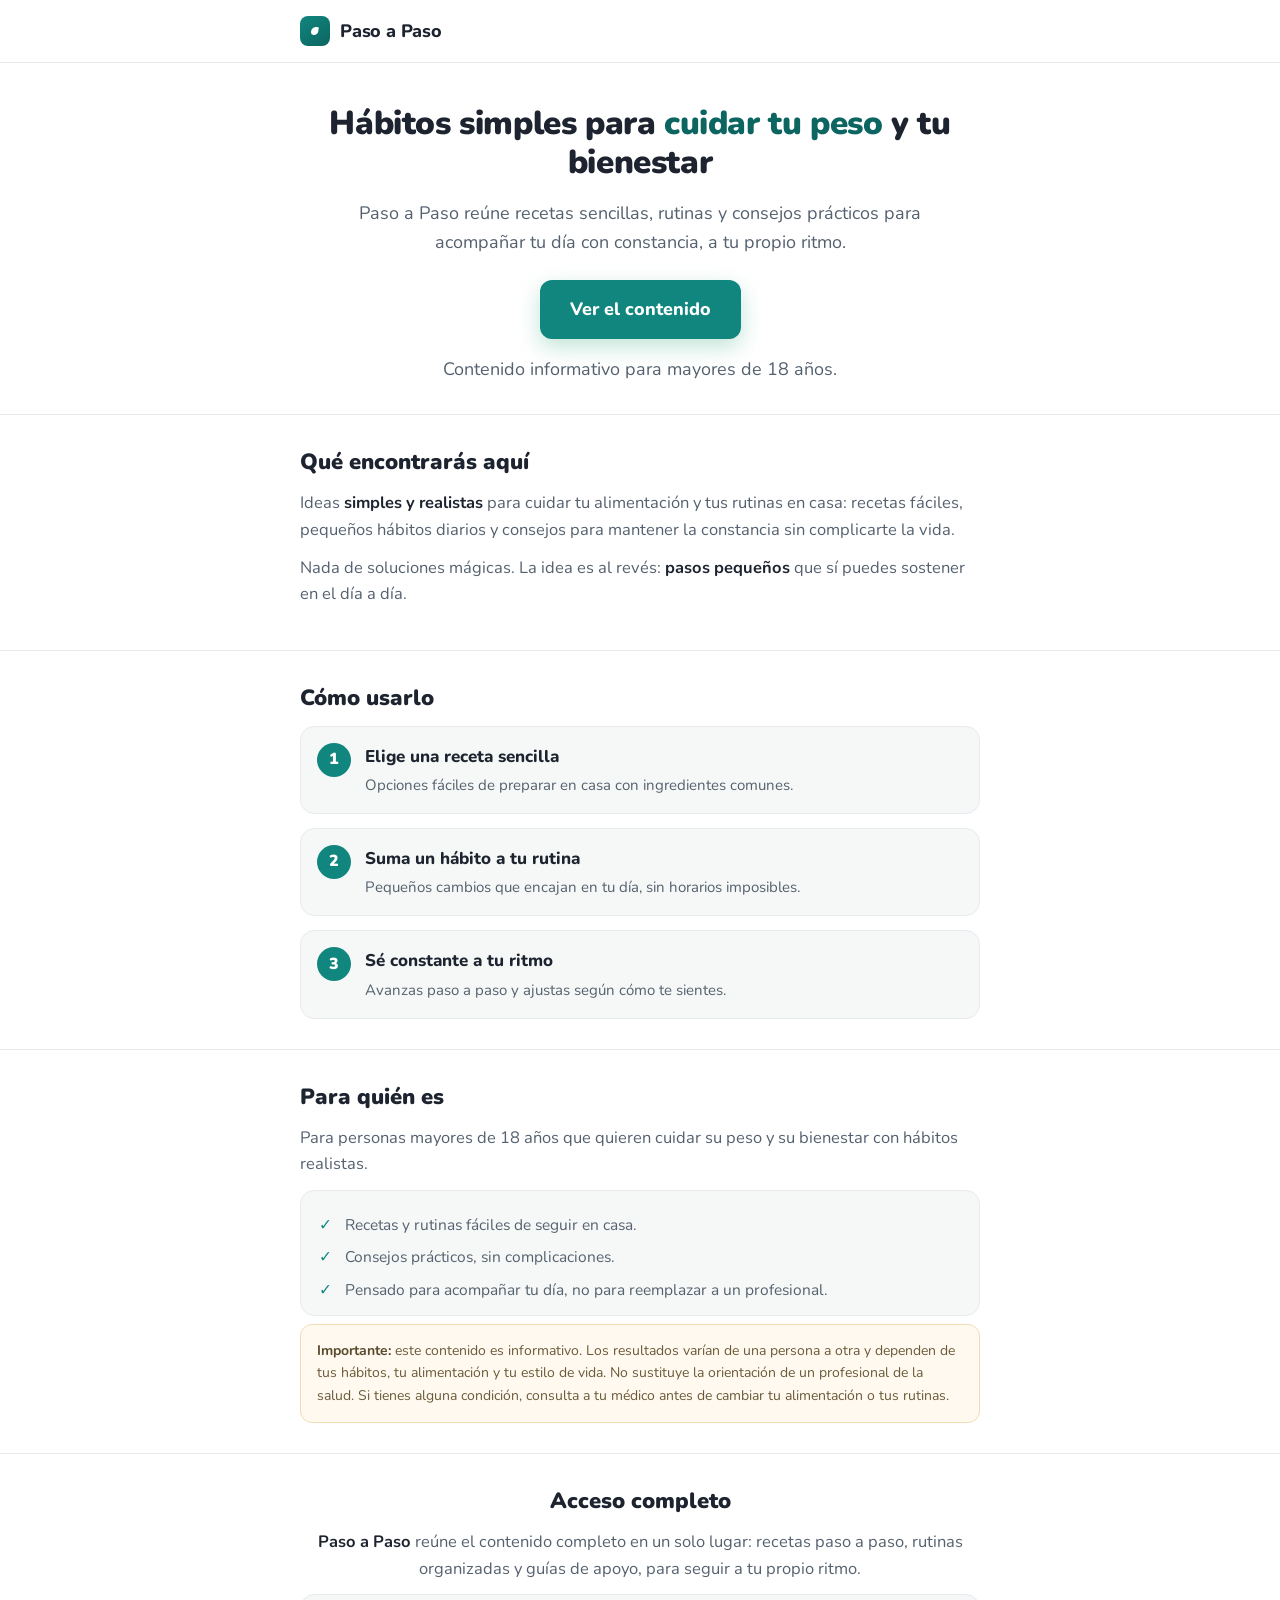
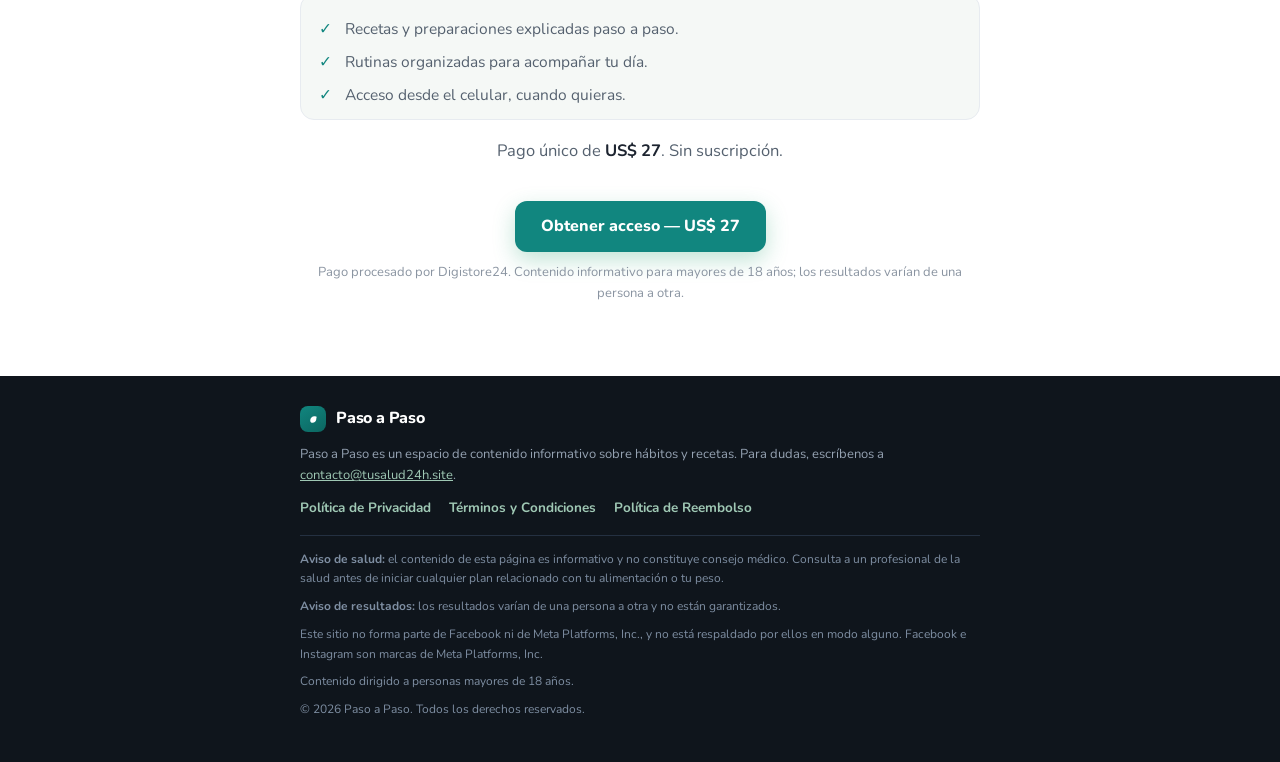
<file: vsl/index.html>
<!DOCTYPE html>
<html lang="es">
<head>
<meta charset="UTF-8">
<meta name="viewport" content="width=device-width, initial-scale=1.0">
<title>Paso a Paso — Pequeños Hábitos para tu Bienestar</title>
<meta name="description" content="Cambios pequeños y sostenibles para tu alimentación y tus rutinas, sin soluciones mágicas.">
<meta property="og:type" content="website">
<meta property="og:site_name" content="Paso a Paso">
<meta property="og:locale" content="es_ES">
<meta property="og:title" content="Paso a Paso — Pequeños Hábitos para tu Bienestar">
<meta property="og:description" content="Cambios pequeños y sostenibles para tu alimentación y tus rutinas, sin soluciones mágicas.">
<meta property="og:image" content="https://tusalud24h.site/vsl/og.jpg">
<meta property="og:image:width" content="1200">
<meta property="og:image:height" content="630">
<meta property="og:image:alt" content="Paso a Paso">
<meta name="twitter:card" content="summary_large_image">
<meta name="twitter:title" content="Paso a Paso — Pequeños Hábitos para tu Bienestar">
<meta name="twitter:description" content="Cambios pequeños y sostenibles para tu alimentación y tus rutinas, sin soluciones mágicas.">
<meta name="twitter:image" content="https://tusalud24h.site/vsl/og.jpg">
<link rel="icon" href="data:image/svg+xml,%3Csvg xmlns='http://www.w3.org/2000/svg' viewBox='0 0 32 32'%3E%3Crect width='32' height='32' rx='8' fill='%2311867f'/%3E%3Cpath d='M9 18c0-5 4-9 9-9 2 0 5 1 5 1s-1 3-1 5c0 5-4 8-8 8-3 0-5-2-5-5z' fill='white'/%3E%3C/svg%3E">

<!-- Google Tag Manager -->
<script>(function(w,d,s,l,i){w[l]=w[l]||[];w[l].push({'gtm.start':
new Date().getTime(),event:'gtm.js'});var f=d.getElementsByTagName(s)[0],
j=d.createElement(s),dl=l!='dataLayer'?'&l='+l:'';j.async=true;j.src=
'https://www.googletagmanager.com/gtm.js?id='+i+dl;f.parentNode.insertBefore(j,f);
})(window,document,'script','dataLayer','GTM-TNLBBT5G');</script>
<!-- End Google Tag Manager -->

<link rel="preconnect" href="https://fonts.googleapis.com">
<link rel="preconnect" href="https://fonts.gstatic.com" crossorigin>
<link href="https://fonts.googleapis.com/css2?family=Nunito:wght@400;600;700;800;900&display=swap" rel="stylesheet">
<style>
  :root{ --green:#11867f; --green-dk:#0c6560; --ink:#1d2430; --soft:#55616f; --mut:#8a94a1; --line:#e7ebf0; --bg:#fff; --bg2:#f5f8f6; }
  *{margin:0;padding:0;box-sizing:border-box}
  body{font-family:'Nunito',ui-rounded,system-ui,sans-serif;background:var(--bg);color:var(--ink);line-height:1.6;-webkit-font-smoothing:antialiased}
  img,svg{max-width:100%;display:block}
  a{color:inherit}
  .wrap{max-width:720px;margin:0 auto;padding:0 20px}
  .mark{display:flex;align-items:center;gap:10px}
  .mark .ic{width:30px;height:30px;border-radius:8px;background:linear-gradient(145deg,var(--green),var(--green-dk));display:flex;align-items:center;justify-content:center}
  .mark .ic svg{width:18px;height:18px}
  .mark b{font-size:18px;font-weight:800;letter-spacing:-.2px}

  .brand{border-bottom:1px solid var(--line)}
  .brand .wrap{display:flex;align-items:center;gap:10px;padding:16px 20px}
  .brand .b18{margin-left:auto;font-size:12px;font-weight:800;color:var(--green-dk);background:var(--bg2);border:1px solid var(--line);padding:3px 9px;border-radius:999px}

  .hero{text-align:center;padding:42px 0 30px}
  h1{font-size:33px;font-weight:900;line-height:1.18;letter-spacing:-.4px}
  h1 .hl{color:var(--green-dk)}
  .hero p{font-size:18px;color:var(--soft);max-width:600px;margin:16px auto 0}
  @media(max-width:480px){ h1{font-size:26px} .hero p{font-size:16px} }
  .cta{display:inline-block;background:var(--green);color:#fff;font-size:18px;font-weight:800;text-decoration:none;padding:15px 30px;border-radius:12px;margin-top:24px;box-shadow:0 8px 22px rgba(31,157,107,.28)}
  .cta.sm{font-size:16px;padding:13px 26px}
  .cta-note{font-size:13px;color:var(--mut);margin-top:10px}

  section{padding:30px 0;border-top:1px solid var(--line)}
  h2{font-size:22px;font-weight:900;margin-bottom:10px}
  section p{color:var(--soft);font-size:16.5px;margin-bottom:12px}
  section p b{color:var(--ink)}
  .steps{display:grid;gap:14px;margin-top:6px}
  .step{display:flex;gap:14px;align-items:flex-start;background:var(--bg2);border:1px solid var(--line);border-radius:14px;padding:16px}
  .step .num{flex:0 0 34px;width:34px;height:34px;border-radius:50%;background:var(--green);color:#fff;font-weight:900;display:flex;align-items:center;justify-content:center}
  .step h3{font-size:17px;font-weight:800;margin-bottom:3px}
  .step p{font-size:15px;margin:0}
  .who{background:var(--bg2);border:1px solid var(--line);border-radius:14px;padding:18px 18px 8px;margin-top:4px}
  .who li{list-style:none;position:relative;padding:4px 0 4px 26px;font-size:15.5px;color:var(--soft)}
  .who li::before{content:"✓";position:absolute;left:0;color:var(--green);font-weight:900}
  .disc{background:#fff9f0;border:1px solid #f1dcb6;border-radius:12px;padding:15px 16px;font-size:14px;color:#6b5a38;margin-top:8px}
  .disc b{color:#5a4a2c}

  footer{background:#0f151c;color:#c3cedb;margin-top:30px}
  footer .wrap{padding:30px 20px 34px}
  .f-brand{margin-bottom:12px}
  .f-brand .ic{width:26px;height:26px}
  .f-brand .ic svg{width:15px;height:15px}
  .f-brand b{color:#fff;font-size:16px}
  footer p{font-size:13px;line-height:1.65;color:#95a2b2;margin-bottom:10px}
  .f-links{display:flex;flex-wrap:wrap;gap:8px 18px;margin:4px 0 16px;font-size:13.5px}
  .f-links a{color:#9fc8b4;text-decoration:none;font-weight:700}
  .f-legal{border-top:1px solid #243041;padding-top:14px;font-size:12px;color:#7e8ea2}
  .f-legal p{font-size:12px;color:#7e8ea2;margin-bottom:8px}
</style>
</head>
<body>
<!-- Google Tag Manager (noscript) -->
<noscript><iframe src="https://www.googletagmanager.com/ns.html?id=GTM-TNLBBT5G"
height="0" width="0" style="display:none;visibility:hidden"></iframe></noscript>
<!-- End Google Tag Manager (noscript) -->

  <header class="brand">
    <div class="wrap">
      <span class="mark"><span class="ic"><svg viewBox="0 0 32 32"><path d="M9 18c0-5 4-9 9-9 2 0 5 1 5 1s-1 3-1 5c0 5-4 8-8 8-3 0-5-2-5-5z" fill="#fff"/></svg></span><b>Paso a Paso</b></span>
    </div>
  </header>

  <div class="wrap hero">
    <h1>Hábitos simples para <span class="hl">cuidar tu peso</span> y tu bienestar</h1>
    <p>Paso a Paso reúne recetas sencillas, rutinas y consejos prácticos para acompañar tu día con constancia, a tu propio ritmo.</p>
    <a class="cta" href="#acceso">Ver el contenido</a>
    <p class="cta-note">Contenido informativo para mayores de 18 años.</p>
  </div>

  <section id="contenido">
    <div class="wrap">
      <h2>Qué encontrarás aquí</h2>
      <p>Ideas <b>simples y realistas</b> para cuidar tu alimentación y tus rutinas en casa: recetas fáciles, pequeños hábitos diarios y consejos para mantener la constancia sin complicarte la vida.</p>
      <p>Nada de soluciones mágicas. La idea es al revés: <b>pasos pequeños</b> que sí puedes sostener en el día a día.</p>
    </div>
  </section>

  <section>
    <div class="wrap">
      <h2>Cómo usarlo</h2>
      <div class="steps">
        <div class="step"><span class="num">1</span><div><h3>Elige una receta sencilla</h3><p>Opciones fáciles de preparar en casa con ingredientes comunes.</p></div></div>
        <div class="step"><span class="num">2</span><div><h3>Suma un hábito a tu rutina</h3><p>Pequeños cambios que encajan en tu día, sin horarios imposibles.</p></div></div>
        <div class="step"><span class="num">3</span><div><h3>Sé constante a tu ritmo</h3><p>Avanzas paso a paso y ajustas según cómo te sientes.</p></div></div>
      </div>
    </div>
  </section>

  <section>
    <div class="wrap">
      <h2>Para quién es</h2>
      <p>Para personas mayores de 18 años que quieren cuidar su peso y su bienestar con hábitos realistas.</p>
      <ul class="who">
        <li>Recetas y rutinas fáciles de seguir en casa.</li>
        <li>Consejos prácticos, sin complicaciones.</li>
        <li>Pensado para acompañar tu día, no para reemplazar a un profesional.</li>
      </ul>
      <div class="disc">
        <b>Importante:</b> este contenido es informativo. Los resultados varían de una persona a otra y dependen de tus hábitos, tu alimentación y tu estilo de vida. No sustituye la orientación de un profesional de la salud. Si tienes alguna condición, consulta a tu médico antes de cambiar tu alimentación o tus rutinas.
      </div>
    </div>
  </section>

  <section id="acceso" style="text-align:center">
    <div class="wrap">
      <h2>Acceso completo</h2>
      <p><b>Paso a Paso</b> reúne el contenido completo en un solo lugar: recetas paso a paso,
         rutinas organizadas y guías de apoyo, para seguir a tu propio ritmo.</p>
      <ul class="who" style="text-align:left">
        <li>Recetas y preparaciones explicadas paso a paso.</li>
        <li>Rutinas organizadas para acompañar tu día.</li>
        <li>Acceso desde el celular, cuando quieras.</li>
      </ul>
      <p class="final" style="margin-top:18px">Pago único de <b>US$ 27</b>. Sin suscripción.</p>
      <a class="cta sm" href="https://www.checkout-ds24.com/product/705969">Obtener acceso — US$ 27</a>
      <p class="cta-note">Pago procesado por Digistore24. Contenido informativo
         para mayores de 18 años; los resultados varían de una persona a otra.</p>
    </div>
  </section>

  <footer>
    <div class="wrap">
      <div class="f-brand"><span class="mark"><span class="ic"><svg viewBox="0 0 32 32"><path d="M9 18c0-5 4-9 9-9 2 0 5 1 5 1s-1 3-1 5c0 5-4 8-8 8-3 0-5-2-5-5z" fill="#fff"/></svg></span><b>Paso a Paso</b></span></div>
      <p>Paso a Paso es un espacio de contenido informativo sobre hábitos y recetas. Para dudas, escríbenos a <a href="mailto:contacto@tusalud24h.site" style="color:#9fc8b4">contacto@tusalud24h.site</a>.</p>
      <div class="f-links">
        <a href="https://tusalud24h.site/vsl/privacidad/">Política de Privacidad</a>
        <a href="https://tusalud24h.site/vsl/terminos/">Términos y Condiciones</a>
        <a href="https://tusalud24h.site/vsl/reembolso/">Política de Reembolso</a>
      </div>
      <div class="f-legal">
        <p><b>Aviso de salud:</b> el contenido de esta página es informativo y no constituye consejo médico. Consulta a un profesional de la salud antes de iniciar cualquier plan relacionado con tu alimentación o tu peso.</p>
        <p><b>Aviso de resultados:</b> los resultados varían de una persona a otra y no están garantizados.</p>
        <p>Este sitio no forma parte de Facebook ni de Meta Platforms, Inc., y no está respaldado por ellos en modo alguno. Facebook e Instagram son marcas de Meta Platforms, Inc.</p>
        <p>Contenido dirigido a personas mayores de 18 años.</p>
        <p>© 2026 Paso a Paso. Todos los derechos reservados.</p>
      </div>
    </div>
  </footer>

</body>
</html>
</file>
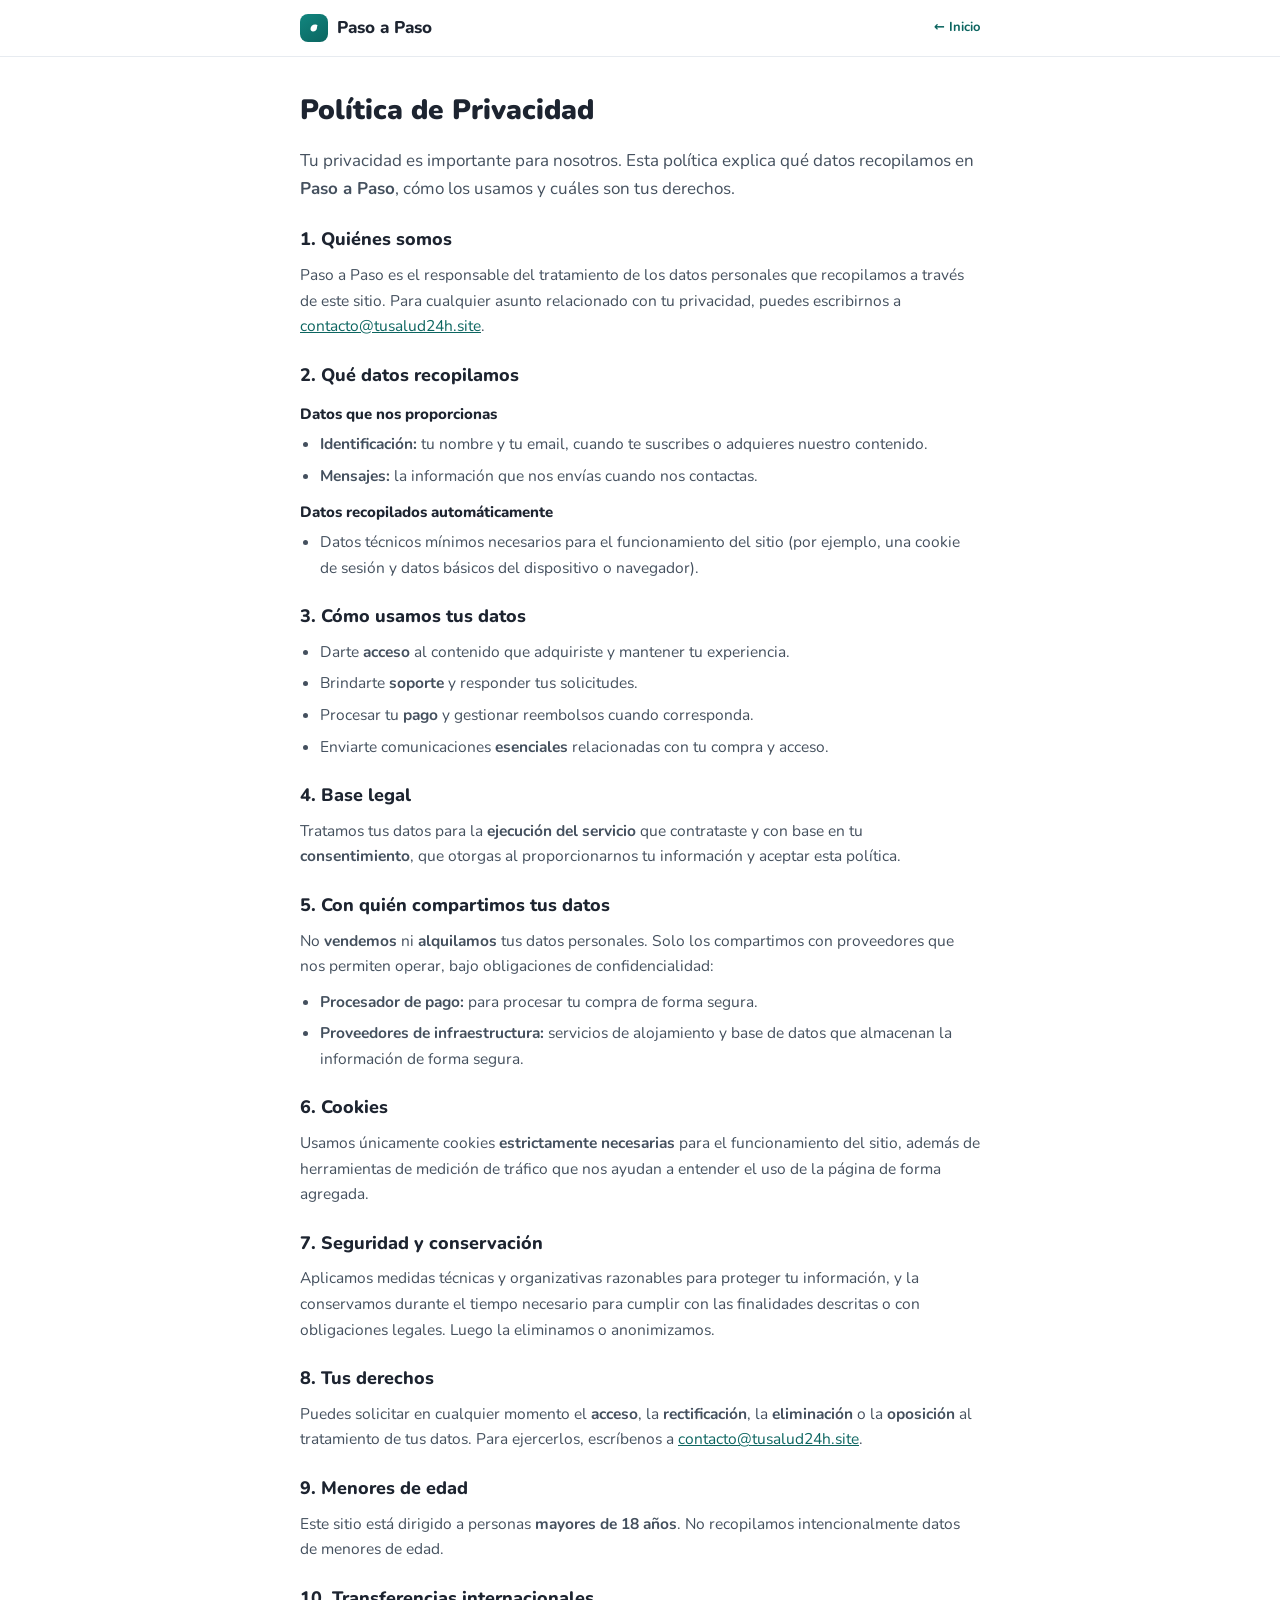
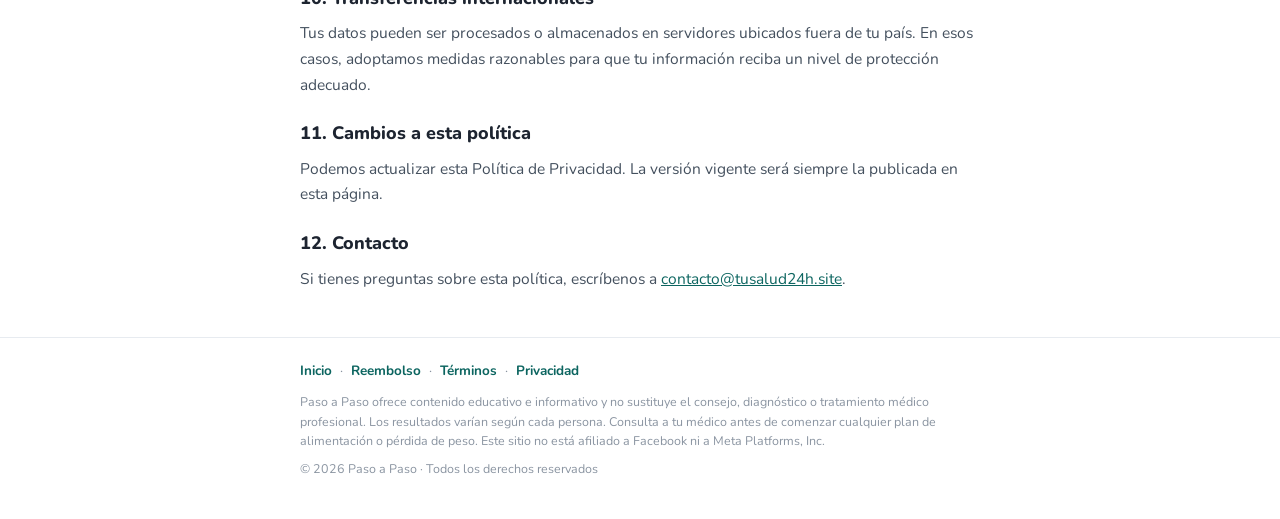
<file: vsl/privacidad/index.html>
<!DOCTYPE html>
<html lang="es">
<head>
<meta charset="UTF-8">
<meta name="viewport" content="width=device-width, initial-scale=1.0">
<title>Política de Privacidad · Paso a Paso</title>
<meta name="description" content="Política de Privacidad · Paso a Paso · Paso a Paso">
<meta property="og:type" content="website">
<meta property="og:site_name" content="Paso a Paso">
<meta property="og:locale" content="es_ES">
<meta property="og:title" content="Política de Privacidad · Paso a Paso">
<meta property="og:description" content="Política de Privacidad · Paso a Paso · Paso a Paso">
<link rel="icon" href="data:image/svg+xml,%3Csvg xmlns='http://www.w3.org/2000/svg' viewBox='0 0 32 32'%3E%3Crect width='32' height='32' rx='8' fill='%2311867f'/%3E%3Cpath d='M9 18c0-5 4-9 9-9 2 0 5 1 5 1s-1 3-1 5c0 5-4 8-8 8-3 0-5-2-5-5z' fill='white'/%3E%3C/svg%3E">
<!-- Google Tag Manager -->
<script>(function(w,d,s,l,i){w[l]=w[l]||[];w[l].push({'gtm.start':
new Date().getTime(),event:'gtm.js'});var f=d.getElementsByTagName(s)[0],
j=d.createElement(s),dl=l!='dataLayer'?'&l='+l:'';j.async=true;j.src=
'https://www.googletagmanager.com/gtm.js?id='+i+dl;f.parentNode.insertBefore(j,f);
})(window,document,'script','dataLayer','GTM-TNLBBT5G');</script>
<!-- End Google Tag Manager -->
<link rel="preconnect" href="https://fonts.googleapis.com">
<link rel="preconnect" href="https://fonts.gstatic.com" crossorigin>
<link href="https://fonts.googleapis.com/css2?family=Nunito:wght@400;600;700;800;900&display=swap" rel="stylesheet">
<style>
  :root{--green:#11867f;--green-dk:#0c6560;--ink:#1d2430;--soft:#44505e;--mut:#8a94a1;--line:#e7ebf0;--bg2:#f5f8f6}
  *{margin:0;padding:0;box-sizing:border-box}
  body{font-family:'Nunito',ui-rounded,system-ui,sans-serif;background:#fff;color:var(--ink);line-height:1.65;-webkit-font-smoothing:antialiased}
  a{color:var(--green-dk)}
  .wrap{max-width:720px;margin:0 auto;padding:0 20px}
  .brand{border-bottom:1px solid var(--line)}
  .brand .wrap{display:flex;align-items:center;gap:10px;padding:14px 20px}
  .mark{display:flex;align-items:center;gap:9px}
  .mark .ic{width:28px;height:28px;border-radius:8px;background:linear-gradient(145deg,var(--green),var(--green-dk));display:flex;align-items:center;justify-content:center}
  .mark .ic svg{width:16px;height:16px}
  .mark b{font-size:17px;font-weight:800}
  .brand .back{margin-left:auto;font-size:13px;font-weight:700;color:var(--green-dk);text-decoration:none}
  .doc{padding:30px 0 10px}
  h1{font-size:28px;font-weight:900;margin-bottom:14px}
  .lead{font-size:17px;color:var(--soft);margin-bottom:6px}
  h2{font-size:18px;font-weight:800;margin:22px 0 7px}
  h3{font-size:15px;font-weight:800;margin:12px 0 4px}
  p{color:var(--soft);font-size:15.5px;margin-bottom:10px}
  ul{margin:4px 0 12px 0;padding-left:20px}
  li{color:var(--soft);font-size:15.5px;margin-bottom:6px}
  footer{border-top:1px solid var(--line);margin-top:26px;padding:22px 0 30px}
  footer .links{font-size:13.5px;margin-bottom:10px}
  footer .links a{color:var(--green-dk);text-decoration:none;font-weight:700}
  footer .sep{color:var(--mut);margin:0 8px}
  footer .disc{font-size:12.5px;color:var(--mut);line-height:1.55;margin-bottom:8px}
  footer .copy{font-size:12.5px;color:var(--mut)}
</style>
</head>
<body>
<noscript><iframe src="https://www.googletagmanager.com/ns.html?id=GTM-TNLBBT5G" height="0" width="0" style="display:none;visibility:hidden"></iframe></noscript>

<header class="brand">
  <div class="wrap">
    <span class="mark"><span class="ic"><svg viewBox="0 0 32 32"><path d="M9 18c0-5 4-9 9-9 2 0 5 1 5 1s-1 3-1 5c0 5-4 8-8 8-3 0-5-2-5-5z" fill="#fff"/></svg></span><b>Paso a Paso</b></span>
    <a class="back" href="https://tusalud24h.site/vsl/">← Inicio</a>
  </div>
</header>

<main class="wrap">
  <div class="doc">
    <h1>Política de Privacidad</h1>
    <p class="lead">Tu privacidad es importante para nosotros. Esta política explica qué datos recopilamos en <strong>Paso a Paso</strong>, cómo los usamos y cuáles son tus derechos.</p>

    <h2>1. Quiénes somos</h2>
    <p>Paso a Paso es el responsable del tratamiento de los datos personales que recopilamos a través de este sitio. Para cualquier asunto relacionado con tu privacidad, puedes escribirnos a <a href="mailto:contacto@tusalud24h.site">contacto@tusalud24h.site</a>.</p>

    <h2>2. Qué datos recopilamos</h2>
    <h3>Datos que nos proporcionas</h3>
    <ul>
      <li><strong>Identificación:</strong> tu nombre y tu email, cuando te suscribes o adquieres nuestro contenido.</li>
      <li><strong>Mensajes:</strong> la información que nos envías cuando nos contactas.</li>
    </ul>
    <h3>Datos recopilados automáticamente</h3>
    <ul>
      <li>Datos técnicos mínimos necesarios para el funcionamiento del sitio (por ejemplo, una cookie de sesión y datos básicos del dispositivo o navegador).</li>
    </ul>

    <h2>3. Cómo usamos tus datos</h2>
    <ul>
      <li>Darte <strong>acceso</strong> al contenido que adquiriste y mantener tu experiencia.</li>
      <li>Brindarte <strong>soporte</strong> y responder tus solicitudes.</li>
      <li>Procesar tu <strong>pago</strong> y gestionar reembolsos cuando corresponda.</li>
      <li>Enviarte comunicaciones <strong>esenciales</strong> relacionadas con tu compra y acceso.</li>
    </ul>

    <h2>4. Base legal</h2>
    <p>Tratamos tus datos para la <strong>ejecución del servicio</strong> que contrataste y con base en tu <strong>consentimiento</strong>, que otorgas al proporcionarnos tu información y aceptar esta política.</p>

    <h2>5. Con quién compartimos tus datos</h2>
    <p>No <strong>vendemos</strong> ni <strong>alquilamos</strong> tus datos personales. Solo los compartimos con proveedores que nos permiten operar, bajo obligaciones de confidencialidad:</p>
    <ul>
      <li><strong>Procesador de pago:</strong> para procesar tu compra de forma segura.</li>
      <li><strong>Proveedores de infraestructura:</strong> servicios de alojamiento y base de datos que almacenan la información de forma segura.</li>
    </ul>

    <h2>6. Cookies</h2>
    <p>Usamos únicamente cookies <strong>estrictamente necesarias</strong> para el funcionamiento del sitio, además de herramientas de medición de tráfico que nos ayudan a entender el uso de la página de forma agregada.</p>

    <h2>7. Seguridad y conservación</h2>
    <p>Aplicamos medidas técnicas y organizativas razonables para proteger tu información, y la conservamos durante el tiempo necesario para cumplir con las finalidades descritas o con obligaciones legales. Luego la eliminamos o anonimizamos.</p>

    <h2>8. Tus derechos</h2>
    <p>Puedes solicitar en cualquier momento el <strong>acceso</strong>, la <strong>rectificación</strong>, la <strong>eliminación</strong> o la <strong>oposición</strong> al tratamiento de tus datos. Para ejercerlos, escríbenos a <a href="mailto:contacto@tusalud24h.site">contacto@tusalud24h.site</a>.</p>

    <h2>9. Menores de edad</h2>
    <p>Este sitio está dirigido a personas <strong>mayores de 18 años</strong>. No recopilamos intencionalmente datos de menores de edad.</p>

    <h2>10. Transferencias internacionales</h2>
    <p>Tus datos pueden ser procesados o almacenados en servidores ubicados fuera de tu país. En esos casos, adoptamos medidas razonables para que tu información reciba un nivel de protección adecuado.</p>

    <h2>11. Cambios a esta política</h2>
    <p>Podemos actualizar esta Política de Privacidad. La versión vigente será siempre la publicada en esta página.</p>

    <h2>12. Contacto</h2>
    <p>Si tienes preguntas sobre esta política, escríbenos a <a href="mailto:contacto@tusalud24h.site">contacto@tusalud24h.site</a>.</p>
  </div>
</main>

<footer>
  <div class="wrap">
    <div class="links"><a href="https://tusalud24h.site/vsl/">Inicio</a><span class="sep">·</span><a href="https://tusalud24h.site/vsl/reembolso/">Reembolso</a><span class="sep">·</span><a href="https://tusalud24h.site/vsl/terminos/">Términos</a><span class="sep">·</span><a href="https://tusalud24h.site/vsl/privacidad/">Privacidad</a></div>
    <p class="disc">Paso a Paso ofrece contenido educativo e informativo y no sustituye el consejo, diagnóstico o tratamiento médico profesional. Los resultados varían según cada persona. Consulta a tu médico antes de comenzar cualquier plan de alimentación o pérdida de peso. Este sitio no está afiliado a Facebook ni a Meta Platforms, Inc.</p>
    <p class="copy">© 2026 Paso a Paso · Todos los derechos reservados</p>
  </div>
</footer>
</body>
</html>
</file>
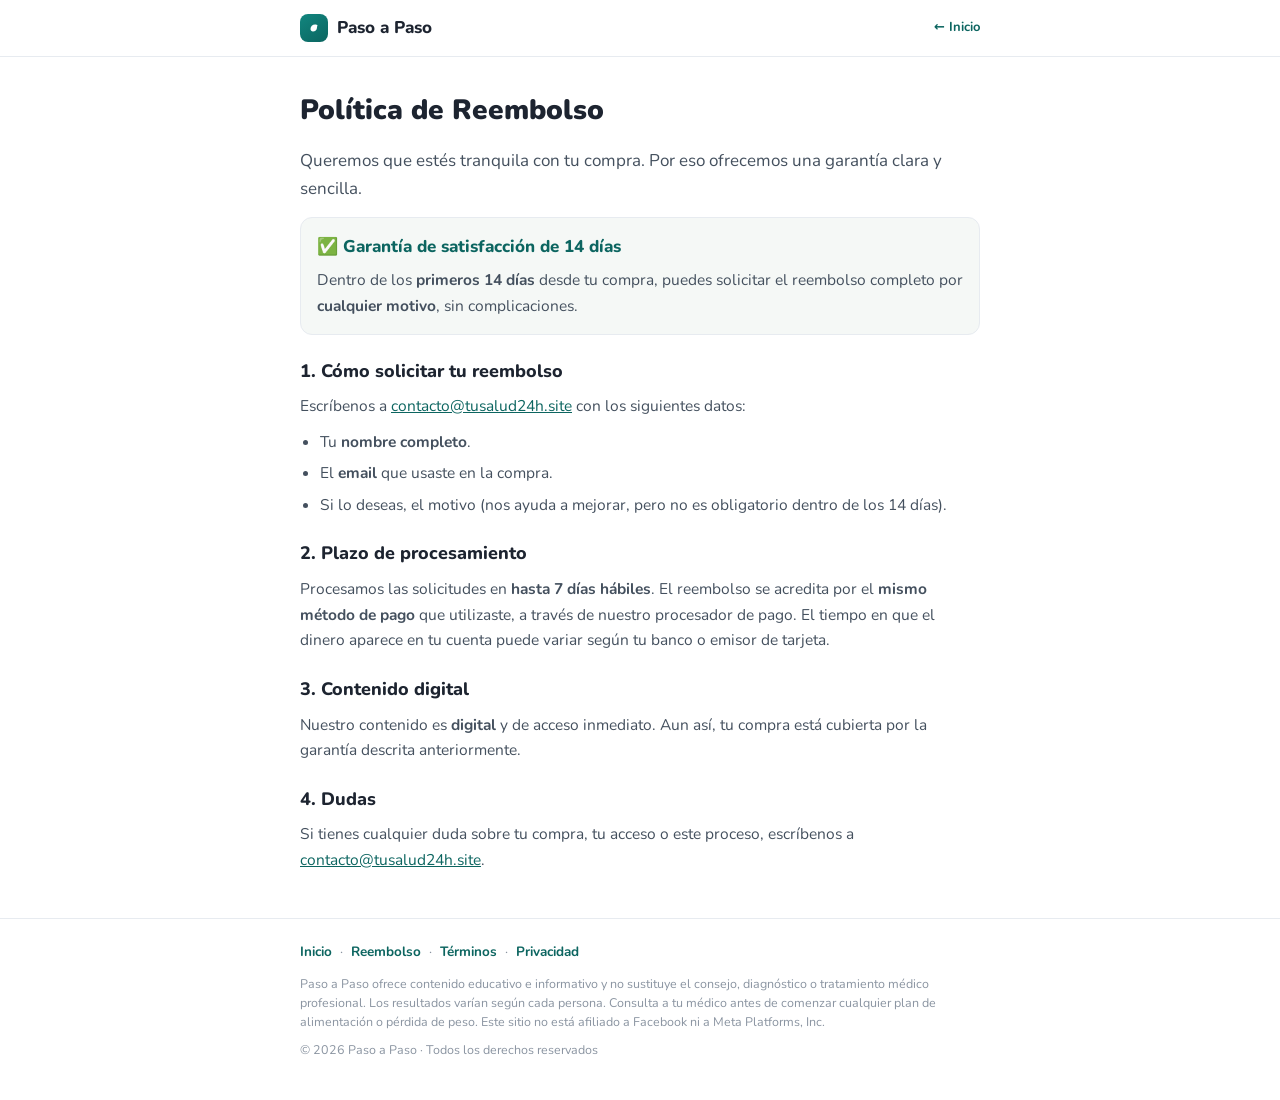
<file: vsl/reembolso/index.html>
<!DOCTYPE html>
<html lang="es">
<head>
<meta charset="UTF-8">
<meta name="viewport" content="width=device-width, initial-scale=1.0">
<title>Política de Reembolso · Paso a Paso</title>
<meta name="description" content="Política de Reembolso · Paso a Paso · Paso a Paso">
<meta property="og:type" content="website">
<meta property="og:site_name" content="Paso a Paso">
<meta property="og:locale" content="es_ES">
<meta property="og:title" content="Política de Reembolso · Paso a Paso">
<meta property="og:description" content="Política de Reembolso · Paso a Paso · Paso a Paso">
<link rel="icon" href="data:image/svg+xml,%3Csvg xmlns='http://www.w3.org/2000/svg' viewBox='0 0 32 32'%3E%3Crect width='32' height='32' rx='8' fill='%2311867f'/%3E%3Cpath d='M9 18c0-5 4-9 9-9 2 0 5 1 5 1s-1 3-1 5c0 5-4 8-8 8-3 0-5-2-5-5z' fill='white'/%3E%3C/svg%3E">
<!-- Google Tag Manager -->
<script>(function(w,d,s,l,i){w[l]=w[l]||[];w[l].push({'gtm.start':
new Date().getTime(),event:'gtm.js'});var f=d.getElementsByTagName(s)[0],
j=d.createElement(s),dl=l!='dataLayer'?'&l='+l:'';j.async=true;j.src=
'https://www.googletagmanager.com/gtm.js?id='+i+dl;f.parentNode.insertBefore(j,f);
})(window,document,'script','dataLayer','GTM-TNLBBT5G');</script>
<!-- End Google Tag Manager -->
<link rel="preconnect" href="https://fonts.googleapis.com">
<link rel="preconnect" href="https://fonts.gstatic.com" crossorigin>
<link href="https://fonts.googleapis.com/css2?family=Nunito:wght@400;600;700;800;900&display=swap" rel="stylesheet">
<style>
  :root{--green:#11867f;--green-dk:#0c6560;--ink:#1d2430;--soft:#44505e;--mut:#8a94a1;--line:#e7ebf0;--bg2:#f5f8f6}
  *{margin:0;padding:0;box-sizing:border-box}
  body{font-family:'Nunito',ui-rounded,system-ui,sans-serif;background:#fff;color:var(--ink);line-height:1.65;-webkit-font-smoothing:antialiased}
  a{color:var(--green-dk)}
  .wrap{max-width:720px;margin:0 auto;padding:0 20px}
  .brand{border-bottom:1px solid var(--line)}
  .brand .wrap{display:flex;align-items:center;gap:10px;padding:14px 20px}
  .mark{display:flex;align-items:center;gap:9px}
  .mark .ic{width:28px;height:28px;border-radius:8px;background:linear-gradient(145deg,var(--green),var(--green-dk));display:flex;align-items:center;justify-content:center}
  .mark .ic svg{width:16px;height:16px}
  .mark b{font-size:17px;font-weight:800}
  .brand .back{margin-left:auto;font-size:13px;font-weight:700;color:var(--green-dk);text-decoration:none}
  .doc{padding:30px 0 10px}
  h1{font-size:28px;font-weight:900;margin-bottom:14px}
  .lead{font-size:17px;color:var(--soft);margin-bottom:6px}
  h2{font-size:18px;font-weight:800;margin:22px 0 7px}
  p{color:var(--soft);font-size:15.5px;margin-bottom:10px}
  ul{margin:4px 0 12px 0;padding-left:20px}
  li{color:var(--soft);font-size:15.5px;margin-bottom:6px}
  .box{background:var(--bg2);border:1px solid var(--line);border-radius:12px;padding:15px 16px;margin:14px 0}
  .box h2{margin:0 0 6px;color:var(--green-dk);font-size:17px}
  .box p{margin-bottom:0}
  footer{border-top:1px solid var(--line);margin-top:26px;padding:22px 0 30px}
  footer .links{font-size:13.5px;margin-bottom:10px}
  footer .links a{color:var(--green-dk);text-decoration:none;font-weight:700}
  footer .sep{color:var(--mut);margin:0 8px}
  footer .disc{font-size:12.5px;color:var(--mut);line-height:1.55;margin-bottom:8px}
  footer .copy{font-size:12.5px;color:var(--mut)}
</style>
</head>
<body>
<noscript><iframe src="https://www.googletagmanager.com/ns.html?id=GTM-TNLBBT5G" height="0" width="0" style="display:none;visibility:hidden"></iframe></noscript>

<header class="brand">
  <div class="wrap">
    <span class="mark"><span class="ic"><svg viewBox="0 0 32 32"><path d="M9 18c0-5 4-9 9-9 2 0 5 1 5 1s-1 3-1 5c0 5-4 8-8 8-3 0-5-2-5-5z" fill="#fff"/></svg></span><b>Paso a Paso</b></span>
    <a class="back" href="https://tusalud24h.site/vsl/">← Inicio</a>
  </div>
</header>

<main class="wrap">
  <div class="doc">
    <h1>Política de Reembolso</h1>
    <p class="lead">Queremos que estés tranquila con tu compra. Por eso ofrecemos una garantía clara y sencilla.</p>

    <div class="box">
      <h2>✅ Garantía de satisfacción de 14 días</h2>
      <p>Dentro de los <strong>primeros 14 días</strong> desde tu compra, puedes solicitar el reembolso completo por <strong>cualquier motivo</strong>, sin complicaciones.</p>
    </div>

    <h2>1. Cómo solicitar tu reembolso</h2>
    <p>Escríbenos a <a href="mailto:contacto@tusalud24h.site">contacto@tusalud24h.site</a> con los siguientes datos:</p>
    <ul>
      <li>Tu <strong>nombre completo</strong>.</li>
      <li>El <strong>email</strong> que usaste en la compra.</li>
      <li>Si lo deseas, el motivo (nos ayuda a mejorar, pero no es obligatorio dentro de los 14 días).</li>
    </ul>

    <h2>2. Plazo de procesamiento</h2>
    <p>Procesamos las solicitudes en <strong>hasta 7 días hábiles</strong>. El reembolso se acredita por el <strong>mismo método de pago</strong> que utilizaste, a través de nuestro procesador de pago. El tiempo en que el dinero aparece en tu cuenta puede variar según tu banco o emisor de tarjeta.</p>

    <h2>3. Contenido digital</h2>
    <p>Nuestro contenido es <strong>digital</strong> y de acceso inmediato. Aun así, tu compra está cubierta por la garantía descrita anteriormente.</p>

    <h2>4. Dudas</h2>
    <p>Si tienes cualquier duda sobre tu compra, tu acceso o este proceso, escríbenos a <a href="mailto:contacto@tusalud24h.site">contacto@tusalud24h.site</a>.</p>
  </div>
</main>

<footer>
  <div class="wrap">
    <div class="links"><a href="https://tusalud24h.site/vsl/">Inicio</a><span class="sep">·</span><a href="https://tusalud24h.site/vsl/reembolso/">Reembolso</a><span class="sep">·</span><a href="https://tusalud24h.site/vsl/terminos/">Términos</a><span class="sep">·</span><a href="https://tusalud24h.site/vsl/privacidad/">Privacidad</a></div>
    <p class="disc">Paso a Paso ofrece contenido educativo e informativo y no sustituye el consejo, diagnóstico o tratamiento médico profesional. Los resultados varían según cada persona. Consulta a tu médico antes de comenzar cualquier plan de alimentación o pérdida de peso. Este sitio no está afiliado a Facebook ni a Meta Platforms, Inc.</p>
    <p class="copy">© 2026 Paso a Paso · Todos los derechos reservados</p>
  </div>
</footer>
</body>
</html>
</file>
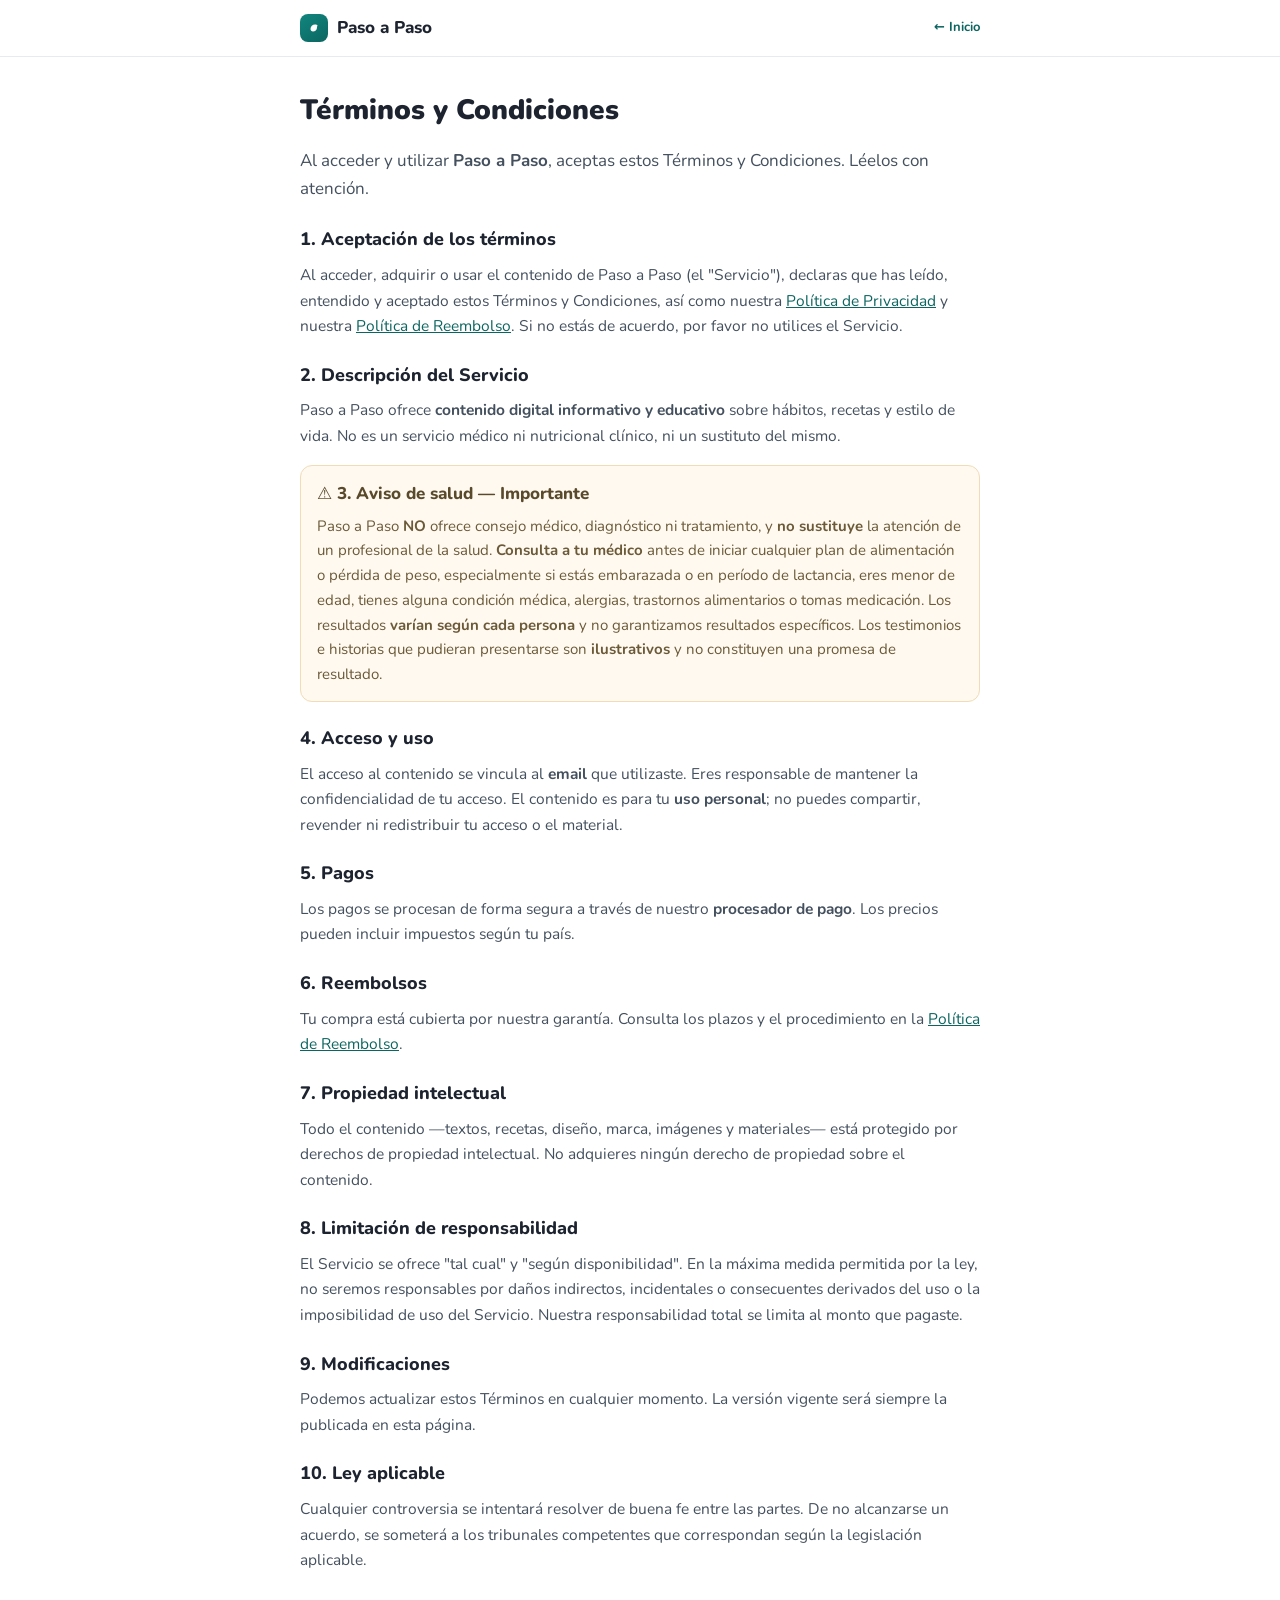
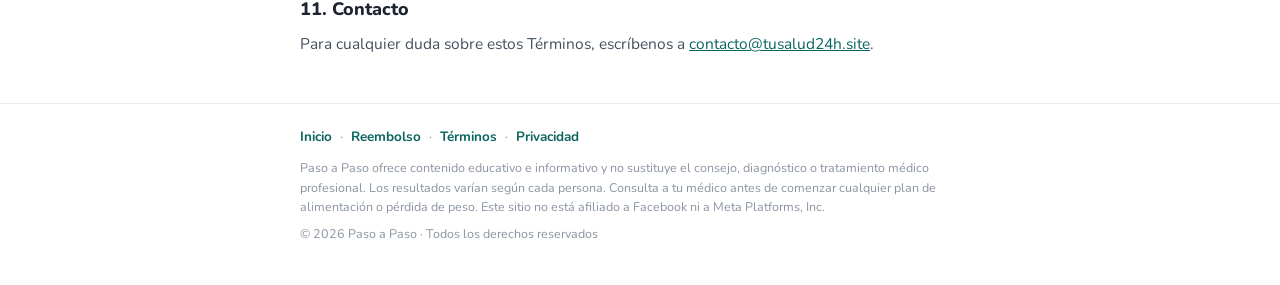
<file: vsl/terminos/index.html>
<!DOCTYPE html>
<html lang="es">
<head>
<meta charset="UTF-8">
<meta name="viewport" content="width=device-width, initial-scale=1.0">
<title>Términos y Condiciones · Paso a Paso</title>
<meta name="description" content="Términos y Condiciones · Paso a Paso · Paso a Paso">
<meta property="og:type" content="website">
<meta property="og:site_name" content="Paso a Paso">
<meta property="og:locale" content="es_ES">
<meta property="og:title" content="Términos y Condiciones · Paso a Paso">
<meta property="og:description" content="Términos y Condiciones · Paso a Paso · Paso a Paso">
<link rel="icon" href="data:image/svg+xml,%3Csvg xmlns='http://www.w3.org/2000/svg' viewBox='0 0 32 32'%3E%3Crect width='32' height='32' rx='8' fill='%2311867f'/%3E%3Cpath d='M9 18c0-5 4-9 9-9 2 0 5 1 5 1s-1 3-1 5c0 5-4 8-8 8-3 0-5-2-5-5z' fill='white'/%3E%3C/svg%3E">
<!-- Google Tag Manager -->
<script>(function(w,d,s,l,i){w[l]=w[l]||[];w[l].push({'gtm.start':
new Date().getTime(),event:'gtm.js'});var f=d.getElementsByTagName(s)[0],
j=d.createElement(s),dl=l!='dataLayer'?'&l='+l:'';j.async=true;j.src=
'https://www.googletagmanager.com/gtm.js?id='+i+dl;f.parentNode.insertBefore(j,f);
})(window,document,'script','dataLayer','GTM-TNLBBT5G');</script>
<!-- End Google Tag Manager -->
<link rel="preconnect" href="https://fonts.googleapis.com">
<link rel="preconnect" href="https://fonts.gstatic.com" crossorigin>
<link href="https://fonts.googleapis.com/css2?family=Nunito:wght@400;600;700;800;900&display=swap" rel="stylesheet">
<style>
  :root{--green:#11867f;--green-dk:#0c6560;--ink:#1d2430;--soft:#44505e;--mut:#8a94a1;--line:#e7ebf0;--bg2:#f5f8f6}
  *{margin:0;padding:0;box-sizing:border-box}
  body{font-family:'Nunito',ui-rounded,system-ui,sans-serif;background:#fff;color:var(--ink);line-height:1.65;-webkit-font-smoothing:antialiased}
  a{color:var(--green-dk)}
  .wrap{max-width:720px;margin:0 auto;padding:0 20px}
  .brand{border-bottom:1px solid var(--line)}
  .brand .wrap{display:flex;align-items:center;gap:10px;padding:14px 20px}
  .mark{display:flex;align-items:center;gap:9px}
  .mark .ic{width:28px;height:28px;border-radius:8px;background:linear-gradient(145deg,var(--green),var(--green-dk));display:flex;align-items:center;justify-content:center}
  .mark .ic svg{width:16px;height:16px}
  .mark b{font-size:17px;font-weight:800}
  .brand .back{margin-left:auto;font-size:13px;font-weight:700;color:var(--green-dk);text-decoration:none}
  .doc{padding:30px 0 10px}
  h1{font-size:28px;font-weight:900;margin-bottom:14px}
  .lead{font-size:17px;color:var(--soft);margin-bottom:6px}
  h2{font-size:18px;font-weight:800;margin:22px 0 7px}
  p{color:var(--soft);font-size:15.5px;margin-bottom:10px}
  ul{margin:4px 0 12px 0;padding-left:20px}
  li{color:var(--soft);font-size:15.5px;margin-bottom:6px}
  .callout{background:#fff9f0;border:1px solid #f1dcb6;border-radius:12px;padding:14px 16px;margin:16px 0}
  .callout h2{margin:0 0 6px;color:#5a4a2c;font-size:17px}
  .callout p{color:#6b5a38;margin-bottom:0;font-size:15px}
  footer{border-top:1px solid var(--line);margin-top:26px;padding:22px 0 30px}
  footer .links{font-size:13.5px;margin-bottom:10px}
  footer .links a{color:var(--green-dk);text-decoration:none;font-weight:700}
  footer .sep{color:var(--mut);margin:0 8px}
  footer .disc{font-size:12.5px;color:var(--mut);line-height:1.55;margin-bottom:8px}
  footer .copy{font-size:12.5px;color:var(--mut)}
</style>
</head>
<body>
<noscript><iframe src="https://www.googletagmanager.com/ns.html?id=GTM-TNLBBT5G" height="0" width="0" style="display:none;visibility:hidden"></iframe></noscript>

<header class="brand">
  <div class="wrap">
    <span class="mark"><span class="ic"><svg viewBox="0 0 32 32"><path d="M9 18c0-5 4-9 9-9 2 0 5 1 5 1s-1 3-1 5c0 5-4 8-8 8-3 0-5-2-5-5z" fill="#fff"/></svg></span><b>Paso a Paso</b></span>
    <a class="back" href="https://tusalud24h.site/vsl/">← Inicio</a>
  </div>
</header>

<main class="wrap">
  <div class="doc">
    <h1>Términos y Condiciones</h1>
    <p class="lead">Al acceder y utilizar <strong>Paso a Paso</strong>, aceptas estos Términos y Condiciones. Léelos con atención.</p>

    <h2>1. Aceptación de los términos</h2>
    <p>Al acceder, adquirir o usar el contenido de Paso a Paso (el "Servicio"), declaras que has leído, entendido y aceptado estos Términos y Condiciones, así como nuestra <a href="https://tusalud24h.site/vsl/privacidad/">Política de Privacidad</a> y nuestra <a href="https://tusalud24h.site/vsl/reembolso/">Política de Reembolso</a>. Si no estás de acuerdo, por favor no utilices el Servicio.</p>

    <h2>2. Descripción del Servicio</h2>
    <p>Paso a Paso ofrece <strong>contenido digital informativo y educativo</strong> sobre hábitos, recetas y estilo de vida. No es un servicio médico ni nutricional clínico, ni un sustituto del mismo.</p>

    <div class="callout">
      <h2>⚠️ 3. Aviso de salud — Importante</h2>
      <p>Paso a Paso <strong>NO</strong> ofrece consejo médico, diagnóstico ni tratamiento, y <strong>no sustituye</strong> la atención de un profesional de la salud. <strong>Consulta a tu médico</strong> antes de iniciar cualquier plan de alimentación o pérdida de peso, especialmente si estás embarazada o en período de lactancia, eres menor de edad, tienes alguna condición médica, alergias, trastornos alimentarios o tomas medicación. Los resultados <strong>varían según cada persona</strong> y no garantizamos resultados específicos. Los testimonios e historias que pudieran presentarse son <strong>ilustrativos</strong> y no constituyen una promesa de resultado.</p>
    </div>

    <h2>4. Acceso y uso</h2>
    <p>El acceso al contenido se vincula al <strong>email</strong> que utilizaste. Eres responsable de mantener la confidencialidad de tu acceso. El contenido es para tu <strong>uso personal</strong>; no puedes compartir, revender ni redistribuir tu acceso o el material.</p>

    <h2>5. Pagos</h2>
    <p>Los pagos se procesan de forma segura a través de nuestro <strong>procesador de pago</strong>. Los precios pueden incluir impuestos según tu país.</p>

    <h2>6. Reembolsos</h2>
    <p>Tu compra está cubierta por nuestra garantía. Consulta los plazos y el procedimiento en la <a href="https://tusalud24h.site/vsl/reembolso/">Política de Reembolso</a>.</p>

    <h2>7. Propiedad intelectual</h2>
    <p>Todo el contenido —textos, recetas, diseño, marca, imágenes y materiales— está protegido por derechos de propiedad intelectual. No adquieres ningún derecho de propiedad sobre el contenido.</p>

    <h2>8. Limitación de responsabilidad</h2>
    <p>El Servicio se ofrece "tal cual" y "según disponibilidad". En la máxima medida permitida por la ley, no seremos responsables por daños indirectos, incidentales o consecuentes derivados del uso o la imposibilidad de uso del Servicio. Nuestra responsabilidad total se limita al monto que pagaste.</p>

    <h2>9. Modificaciones</h2>
    <p>Podemos actualizar estos Términos en cualquier momento. La versión vigente será siempre la publicada en esta página.</p>

    <h2>10. Ley aplicable</h2>
    <p>Cualquier controversia se intentará resolver de buena fe entre las partes. De no alcanzarse un acuerdo, se someterá a los tribunales competentes que correspondan según la legislación aplicable.</p>

    <h2>11. Contacto</h2>
    <p>Para cualquier duda sobre estos Términos, escríbenos a <a href="mailto:contacto@tusalud24h.site">contacto@tusalud24h.site</a>.</p>
  </div>
</main>

<footer>
  <div class="wrap">
    <div class="links"><a href="https://tusalud24h.site/vsl/">Inicio</a><span class="sep">·</span><a href="https://tusalud24h.site/vsl/reembolso/">Reembolso</a><span class="sep">·</span><a href="https://tusalud24h.site/vsl/terminos/">Términos</a><span class="sep">·</span><a href="https://tusalud24h.site/vsl/privacidad/">Privacidad</a></div>
    <p class="disc">Paso a Paso ofrece contenido educativo e informativo y no sustituye el consejo, diagnóstico o tratamiento médico profesional. Los resultados varían según cada persona. Consulta a tu médico antes de comenzar cualquier plan de alimentación o pérdida de peso. Este sitio no está afiliado a Facebook ni a Meta Platforms, Inc.</p>
    <p class="copy">© 2026 Paso a Paso · Todos los derechos reservados</p>
  </div>
</footer>
</body>
</html>
</file>
